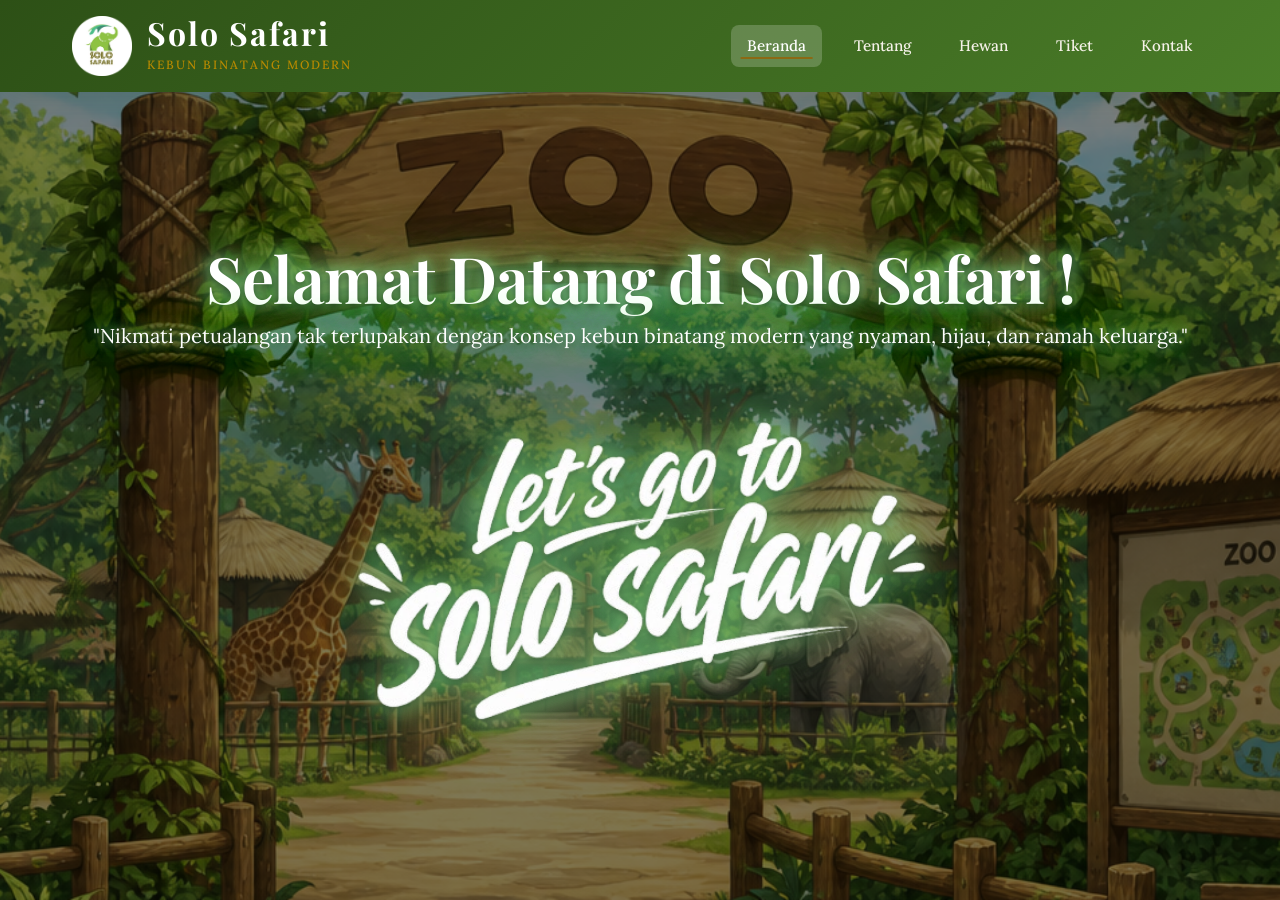
<file: WEB SOLO SAFARI/FRONTEND/index.html>
<!DOCTYPE html>
<html lang="id">
<head>
    <meta charset="UTF-8">
    <meta name="viewport" content="width=device-width, initial-scale=1.0">
    <title>Solo Safari - Kebun Binatang Modern di Kota Solo</title>
    <link rel="stylesheet" href="style.css">
    <link rel="preconnect" href="https://fonts.googleapis.com">
    <link rel="preconnect" href="https://fonts.gstatic.com" crossorigin>
    <link href="https://fonts.googleapis.com/css2?family=Playfair+Display:wght@600;700&family=Lora:wght@400;500&display=swap" rel="stylesheet">
    <link rel="icon" type="image/png" href="img/ICON GAJAH.jpeg">
</head>
<body>
     <!-- Header / Navbar -->
     <header class="header">
         <div class="container">
              <div class="nav-wrapper">
                 <div class="logo">
                     <img class="logo-img" src="img/FOTOGAJAH.png" alt="logo">
                        <div class="logo-text-wrapper">
                            <h1>Solo Safari</h1>
                            <span class="logo-subtitle">Kebun Binatang Modern</span>
                        </div>
                  </div>
                    <nav class="nav">   
                        <a href="index.html" class="nav-link active">Beranda</a>
                        <a href="tentang.html" class="nav-link">Tentang</a>
                        <a href="hewan.html" class="nav-link">Hewan</a>
                        <a href="tiket.html" class="nav-link">Tiket</a>
                        <a href="kontak.html" class="nav-link">Kontak</a>
                    </nav>
                </div>
            </div>
     </header>

        <!-- Hero Section -->
    <section id="beranda" class="hero">
        <div class="hero-overlay"></div>
        <div class="hero-content">
            <h2 class="hero-title">Selamat Datang di Solo Safari !</h2>
            <p class="hero-description">"Nikmati petualangan tak terlupakan dengan konsep kebun binatang modern yang nyaman, hijau, dan ramah keluarga."</p>
        <img class="ajakan-ayo" src="img/AJAKAN.png" alt="ayo">
        <div class="hero-pattern"></div>
    </section>
</body>
</html>
</file>
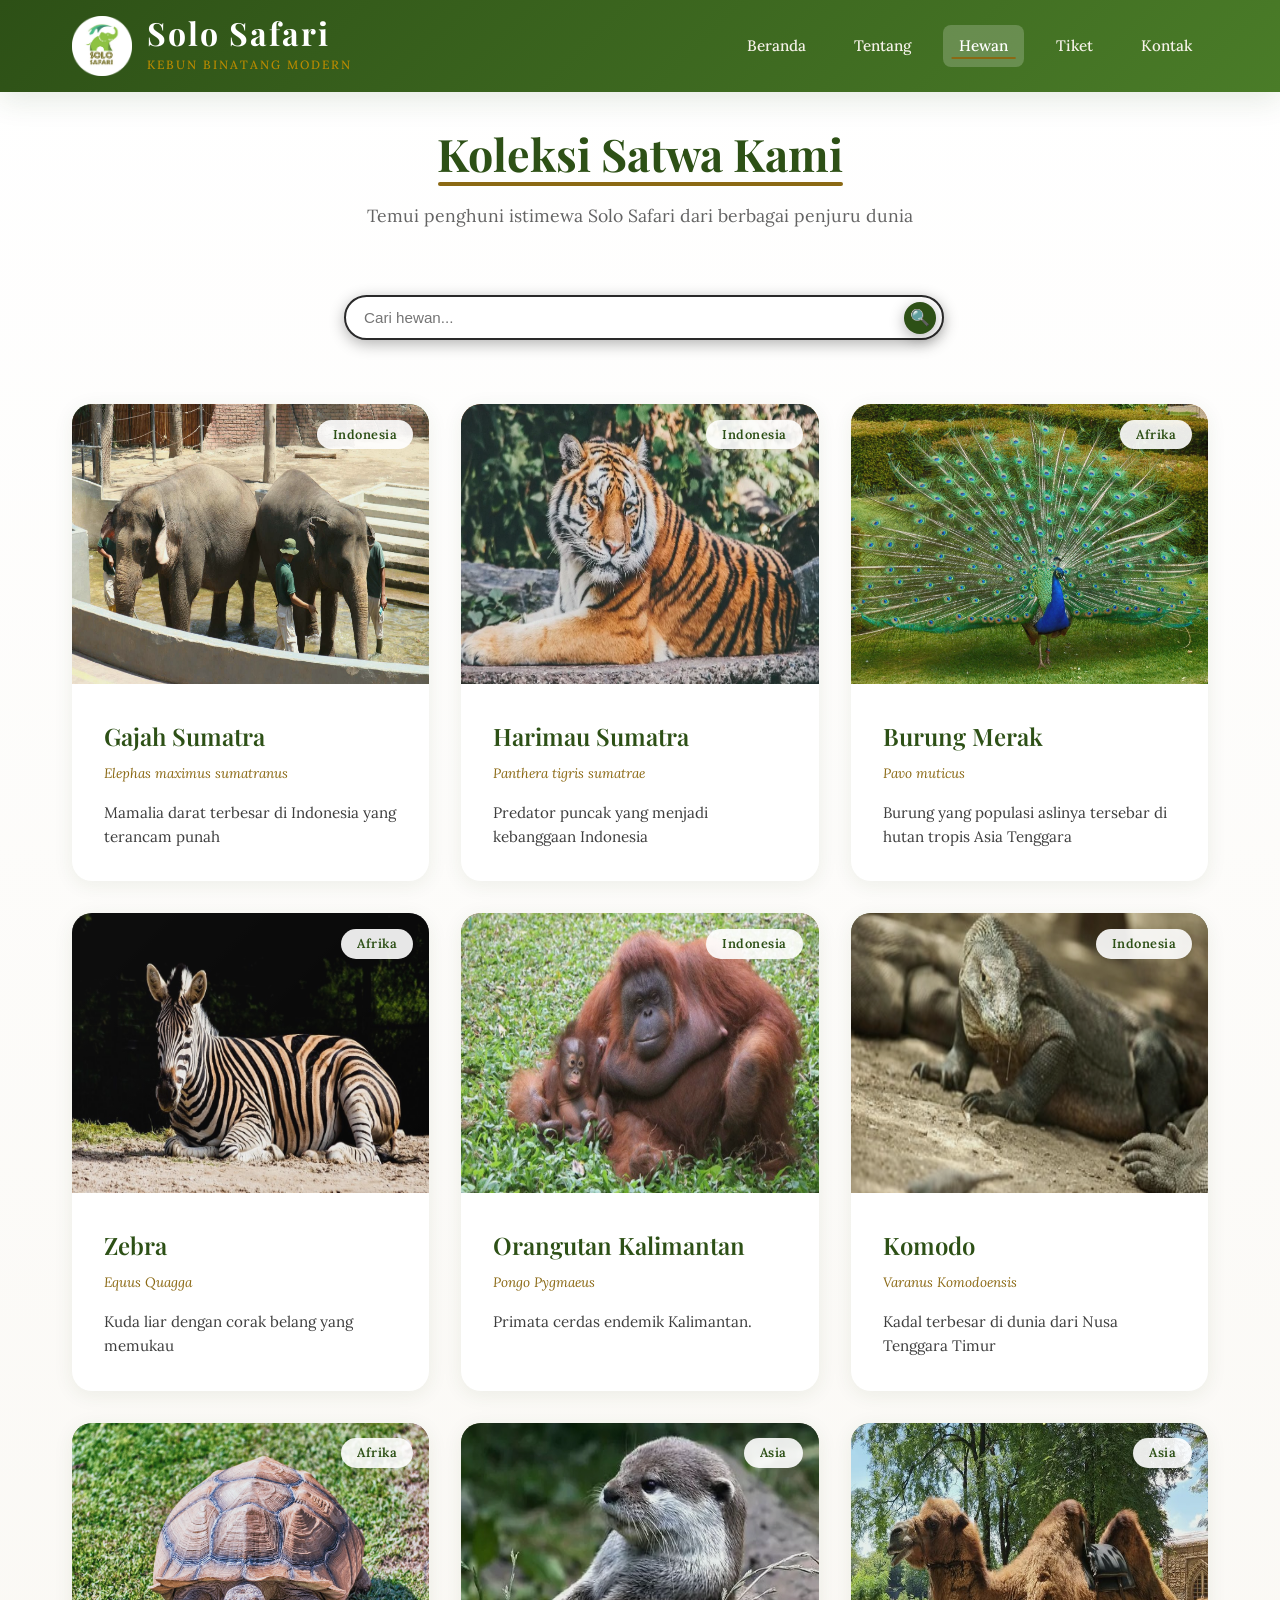
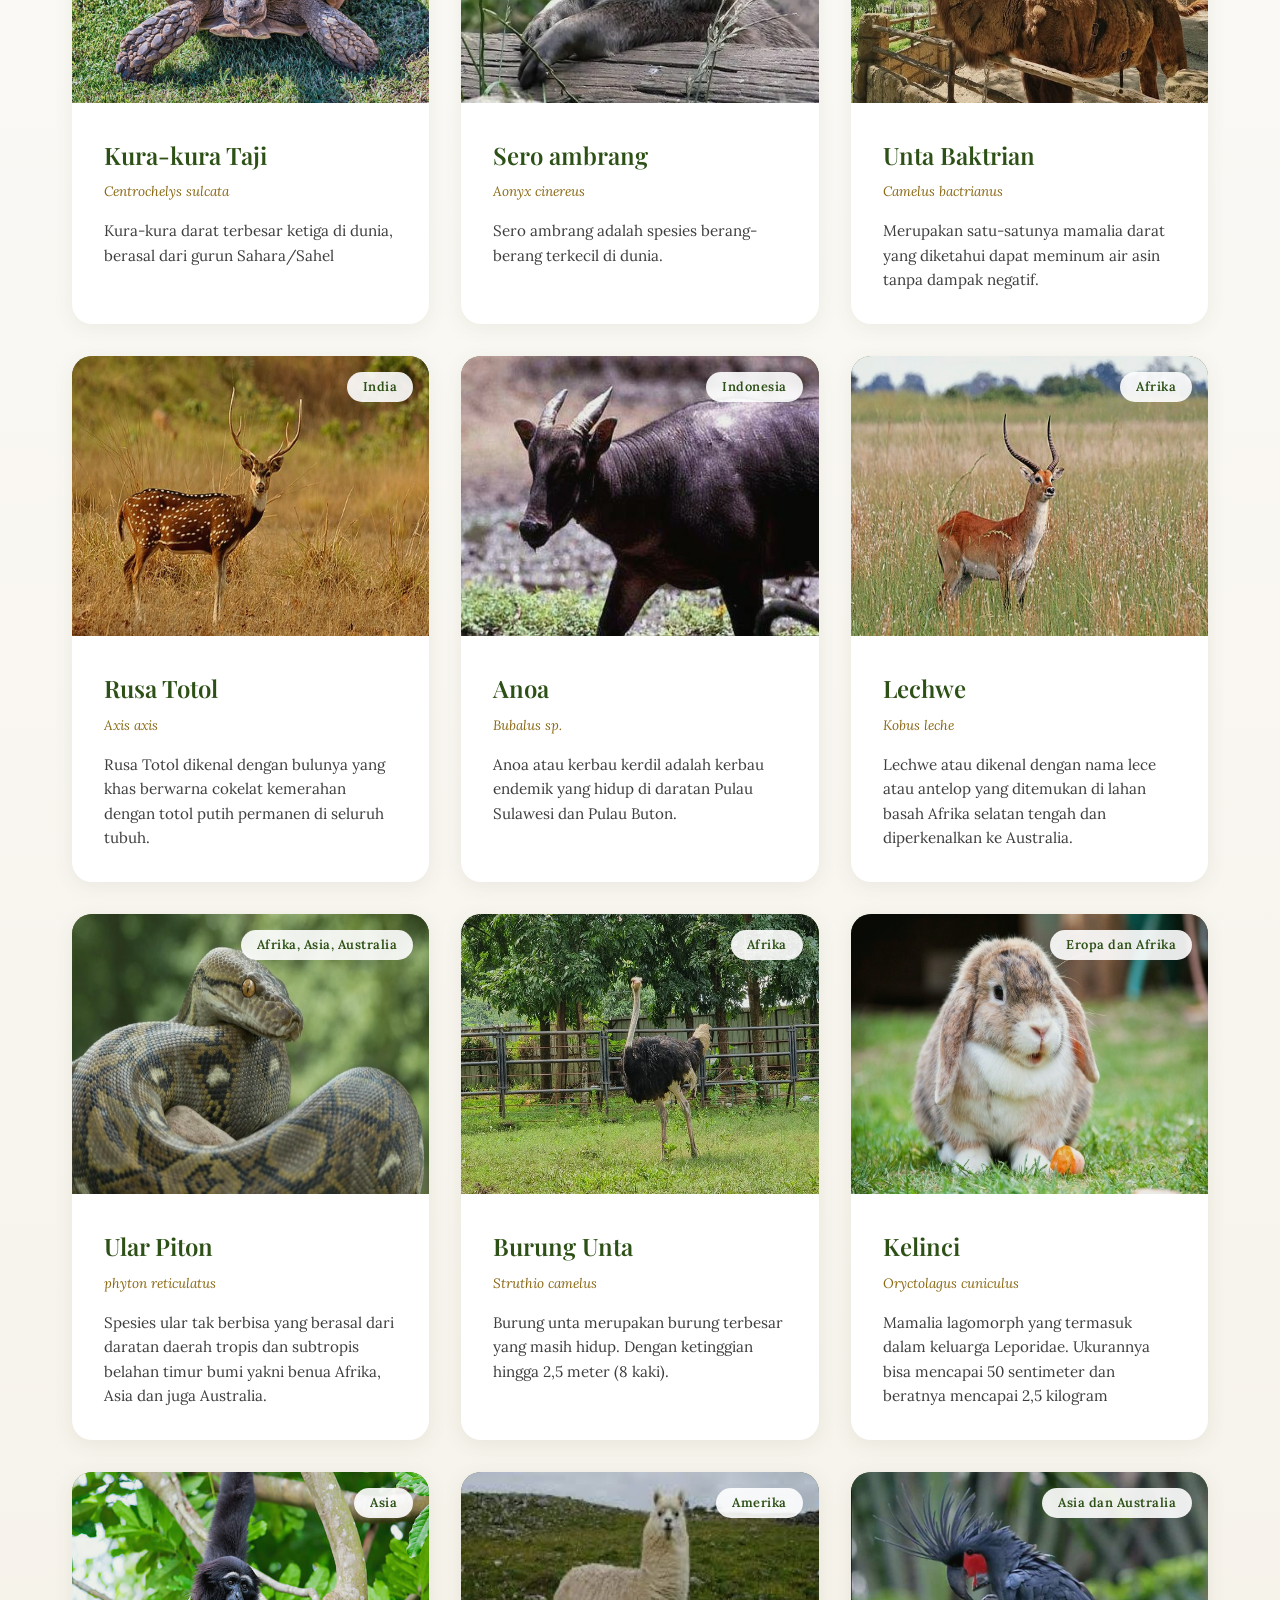
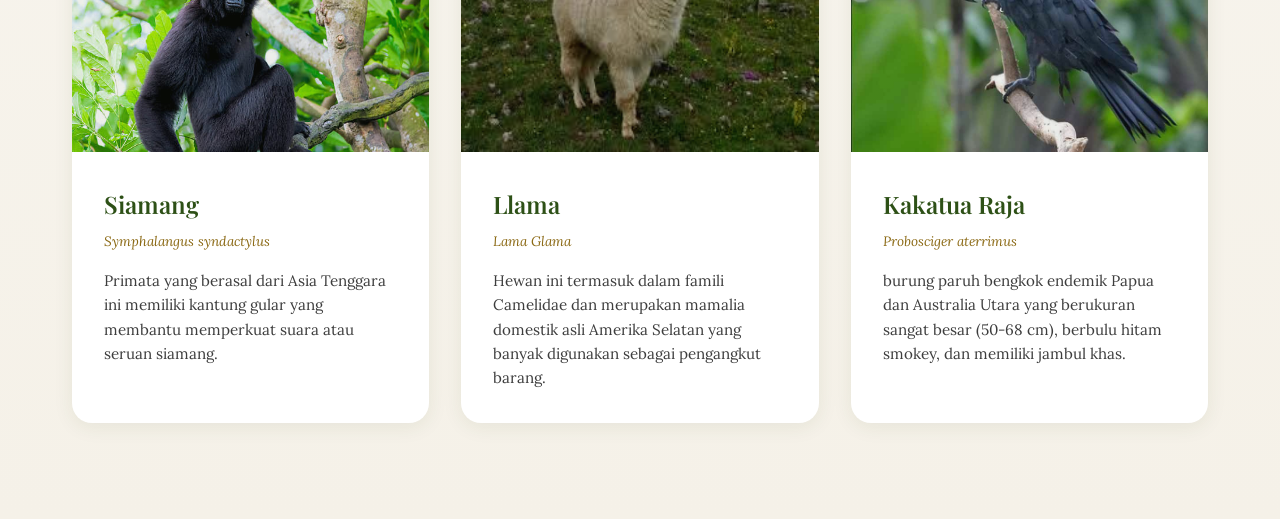
<file: WEB SOLO SAFARI/FRONTEND/hewan.html>
<!DOCTYPE html>
<html lang="id">
<head>
    <meta charset="UTF-8">
    <meta name="viewport" content="width=device-width, initial-scale=1.0">
    <title>Solo Safari - Kebun Binatang Modern di Kota Solo</title>
    <link rel="stylesheet" href="style.css">
    <link rel="preconnect" href="https://fonts.googleapis.com">
    <link rel="preconnect" href="https://fonts.gstatic.com" crossorigin>
    <link href="https://fonts.googleapis.com/css2?family=Playfair+Display:wght@600;700&family=Lora:wght@400;500&display=swap" rel="stylesheet">
    <link rel="icon" type="image/png" href="img/ICON GAJAH.jpeg">
</head>
<body>
     <!-- Header / Navbar -->
     <header class="header">
         <div class="container">
              <div class="nav-wrapper">
                 <div class="logo">
                     <img class="logo-img" src="img/FOTOGAJAH.png" alt="logo">
                        <div class="logo-text-wrapper">
                            <h1>Solo Safari</h1>
                            <span class="logo-subtitle">Kebun Binatang Modern</span>
                        </div>
                  </div>
                    <nav class="nav">   
                        <a href="index.html" class="nav-link">Beranda</a>
                        <a href="tentang.html" class="nav-link">Tentang</a>
                        <a href="hewan.html" class="nav-link active">Hewan</a>
                        <a href="tiket.html" class="nav-link">Tiket</a>
                        <a href="kontak.html" class="nav-link">Kontak</a>
                    </nav>
                </div>
            </div>
     </header>

   <!-- Galeri Hewan -->
    <section id="hewan" class="animals">
        <div class="container">
            <h2 class="section-title centered">Koleksi Satwa Kami</h2>
            <div class="title-accent centered"></div>
            <p class="section-subtitle">Temui penghuni istimewa Solo Safari dari berbagai penjuru dunia</p>
            
            <div class="search-box">
                <input type="text" placeholder="Cari hewan...">
                <button type="submit">🔍</button>
            </div>

            <div class="animals-grid">
                <div class="animal-card">
                    <div class="animal-image">
                        <div class="animal-placeholder gajah">
                            <img src="img/FOTO GAJAH.jpeg" class="animal-fotohewan"></img>
                        </div>
                        <div class="animal-overlay">
                            <span class="animal-region">Indonesia</span>
                        </div>
                    </div>
                    <div class="animal-info">
                        <h3 class="animal-name">Gajah Sumatra</h3>
                        <p class="animal-latin">Elephas maximus sumatranus</p>
                        <p class="animal-description">Mamalia darat terbesar di Indonesia yang terancam punah</p>
                    </div>
                </div>

                <div class="animal-card">
                    <div class="animal-image">
                        <div class="animal-placeholder harimau">
                            <img src="img/FOTOMACAM.jpeg" class="animal-fotohewan">🐅</img>
                        </div>
                        <div class="animal-overlay">
                            <span class="animal-region">Indonesia</span>
                        </div>
                    </div>
                    <div class="animal-info">
                        <h3 class="animal-name">Harimau Sumatra</h3>
                        <p class="animal-latin">Panthera tigris sumatrae</p>
                        <p class="animal-description">Predator puncak yang menjadi kebanggaan Indonesia</p>
                    </div>
                </div>

                <div class="animal-card">
                    <div class="animal-image">
                        <div class="animal-placeholder jerapah">
                            <img src="img/FOTOMERAK.jpeg" class="animal-fotohewan">🐅</img>
                        </div>
                        <div class="animal-overlay">
                            <span class="animal-region">Afrika</span>
                        </div>
                    </div>
                    <div class="animal-info">
                        <h3 class="animal-name">Burung Merak</h3>
                        <p class="animal-latin">Pavo muticus</p>
                        <p class="animal-description">Burung yang populasi aslinya tersebar di hutan tropis Asia Tenggara</p>
                    </div>
                </div>
 
                <div class="animal-card">
                    <div class="animal-image">
                        <div class="animal-placeholder zebra">
                            <img src="img/FOTOZEBRA.jpeg" class="animal-fotohewan">🐅</img>
                        </div>
                        <div class="animal-overlay">
                            <span class="animal-region">Afrika</span>
                        </div>
                    </div>
                    <div class="animal-info">
                        <h3 class="animal-name">Zebra</h3>
                        <p class="animal-latin">Equus</Q> Quagga</p>
                        <p class="animal-description">Kuda liar dengan corak belang yang memukau</p>
                    </div>
                </div>

                <div class="animal-card">
                    <div class="animal-image">
                        <div class="animal-placeholder orangutan">
                            <img src="img/FOTO ORANGUTAN.jpg" class="animal-fotohewan">🐅</img>
                        </div>
                        <div class="animal-overlay">
                            <span class="animal-region">Indonesia</span>
                        </div>
                    </div>
                    <div class="animal-info">
                        <h3 class="animal-name">Orangutan Kalimantan</h3>
                        <p class="animal-latin">Pongo Pygmaeus</p>
                        <p class="animal-description">Primata cerdas endemik Kalimantan.</p>
                    </div>
                </div>

                <div class="animal-card">
                    <div class="animal-image">
                        <div class="animal-placeholder komodo">
                            <img src="img/FOTOKOMODO.jpeg" class="animal-fotokomodo"></img>
                        </div>
                        <div class="animal-overlay">
                            <span class="animal-region">Indonesia</span>
                        </div>
                    </div>
                    <div class="animal-info">
                        <h3 class="animal-name">Komodo</h3>
                        <p class="animal-latin">Varanus Komodoensis</p>
                        <p class="animal-description">Kadal terbesar di dunia dari Nusa Tenggara Timur</p>
                    </div>
                </div>

                <div class="animal-card">
                    <div class="animal-image">
                        <div class="animal-placeholder Kura-kura">
                           <img src="img/FOTOPENYU.jpeg" class="animal-fotopenyu"></img>
                        </div>
                        <div class="animal-overlay">
                            <span class="animal-region">Afrika</span>
                        </div>
                    </div>
                    <div class="animal-info">
                        <h3 class="animal-name">Kura-kura Taji</h3>
                        <p class="animal-latin">Centrochelys sulcata</p>
                        <p class="animal-description">Kura-kura darat terbesar ketiga di dunia, berasal dari gurun Sahara/Sahel</p>
                    </div>
                </div>

                <div class="animal-card">
                    <div class="animal-image">
                        <div class="animal-placeholder berang">
                           <img src="img/FOTOBERANG.jpeg" class="animal-fotoberang"></img>
                        </div>
                        <div class="animal-overlay">
                            <span class="animal-region">Asia</span>
                        </div>
                    </div>
                    <div class="animal-info">
                        <h3 class="animal-name">Sero ambrang</h3>
                        <p class="animal-latin">Aonyx cinereus</p>
                        <p class="animal-description">Sero ambrang adalah spesies berang-berang terkecil di dunia.</p>
                    </div>
                </div>

                <div class="animal-card">
                    <div class="animal-image">
                        <div class="animal-placeholder berang">
                           <img src="img/FOTOUNTA.jpeg" class="animal-fotounta"></img>
                        </div>
                        <div class="animal-overlay">
                            <span class="animal-region">Asia</span>
                        </div>
                    </div>
                    <div class="animal-info">
                        <h3 class="animal-name">Unta Baktrian</h3>
                        <p class="animal-latin">Camelus bactrianus</p>
                        <p class="animal-description"> Merupakan satu-satunya mamalia darat yang diketahui dapat meminum air asin tanpa dampak negatif.</p>
                    </div>
                </div>

                <div class="animal-card">
                    <div class="animal-image">
                        <div class="animal-placeholder berang">
                           <img src="img/rusa jantan.JPG" class="animal-fotohewan"></img>
                        </div>
                        <div class="animal-overlay">
                            <span class="animal-region">India</span>
                        </div>
                    </div>
                    <div class="animal-info">
                        <h3 class="animal-name">Rusa Totol</h3>
                        <p class="animal-latin">Axis axis</p>
                        <p class="animal-description">Rusa Totol dikenal dengan bulunya yang khas berwarna cokelat kemerahan dengan totol putih permanen di seluruh tubuh.</p>
                    </div>
                </div>

                 <div class="animal-card">
                    <div class="animal-image">
                        <div class="animal-placeholder berang">
                           <img src="img/Anoa.jpg" class="animal-fotohewan"></img>
                        </div>
                        <div class="animal-overlay">
                            <span class="animal-region">Indonesia</span>
                        </div>
                    </div>
                    <div class="animal-info">
                        <h3 class="animal-name">Anoa</h3>
                        <p class="animal-latin">Bubalus sp.</p>
                        <p class="animal-description">Anoa atau kerbau kerdil adalah kerbau endemik yang hidup di daratan Pulau Sulawesi dan Pulau Buton.</p>
                    </div>
                </div>

                <div class="animal-card">
                    <div class="animal-image">
                        <div class="animal-placeholder berang">
                           <img src="img/lechwe.jpg" class="animal-fotohewan"></img>
                        </div>
                        <div class="animal-overlay">
                            <span class="animal-region">Afrika</span>
                        </div>
                    </div>
                    <div class="animal-info">
                        <h3 class="animal-name">Lechwe</h3>
                        <p class="animal-latin">Kobus leche</p>
                        <p class="animal-description">Lechwe atau dikenal dengan nama lece atau antelop yang ditemukan di lahan basah Afrika selatan tengah dan diperkenalkan ke Australia.</p>
                    </div>
                </div>

                <div class="animal-card">
                    <div class="animal-image">
                        <div class="animal-placeholder berang">
                           <img src="img/ular piton.jpg" class="animal-fotohewan"></img>
                        </div>
                        <div class="animal-overlay">
                            <span class="animal-region">Afrika, Asia, Australia</span>
                        </div>
                    </div>
                    <div class="animal-info">
                        <h3 class="animal-name">Ular Piton</h3>
                        <p class="animal-latin">phyton reticulatus</p>
                        <p class="animal-description">Spesies ular tak berbisa yang berasal dari daratan daerah tropis dan subtropis belahan timur bumi yakni benua Afrika, Asia dan juga Australia.</p>
                    </div>
                </div>

                 <div class="animal-card">
                    <div class="animal-image">
                        <div class="animal-placeholder berang">
                           <img src="img/burung unta.jpg" class="animal-fotohewan"></img>
                        </div>
                        <div class="animal-overlay">
                            <span class="animal-region">Afrika</span>
                        </div>
                    </div>
                    <div class="animal-info">
                        <h3 class="animal-name">Burung Unta</h3>
                        <p class="animal-latin">Struthio camelus</p>
                        <p class="animal-description">Burung unta merupakan burung terbesar yang masih hidup. Dengan ketinggian hingga 2,5 meter (8 kaki).</p>
                    </div>
                </div>

                <div class="animal-card">
                    <div class="animal-image">
                        <div class="animal-placeholder berang">
                           <img src="img/kelinci.jpg" class="animal-fotohewan"></img>
                        </div>
                        <div class="animal-overlay">
                            <span class="animal-region"> Eropa dan Afrika</span>
                        </div>
                    </div>
                    <div class="animal-info">
                        <h3 class="animal-name">Kelinci</h3>
                        <p class="animal-latin">Oryctolagus cuniculus</p>
                        <p class="animal-description">Mamalia lagomorph yang termasuk dalam keluarga Leporidae. Ukurannya bisa mencapai 50 sentimeter dan beratnya mencapai 2,5 kilogram</p>
                    </div>
                </div>

                <div class="animal-card">
                    <div class="animal-image">
                        <div class="animal-placeholder berang">
                           <img src="img/siamang.jpg" class="animal-fotohewan"></img>
                        </div>
                        <div class="animal-overlay">
                            <span class="animal-region"> Asia</span>
                        </div>
                    </div>
                    <div class="animal-info">
                        <h3 class="animal-name">Siamang</h3>
                        <p class="animal-latin">Symphalangus syndactylus</p>
                        <p class="animal-description">Primata yang berasal dari Asia Tenggara ini memiliki kantung gular yang membantu memperkuat suara atau seruan siamang.</p>
                    </div>
                </div>

                <div class="animal-card">
                    <div class="animal-image">
                        <div class="animal-placeholder berang">
                           <img src="img/FOTO ILAMA.jpg" class="animal-fotohewan"></img>
                        </div>
                        <div class="animal-overlay">
                            <span class="animal-region">Amerika</span>
                        </div>
                    </div>
                    <div class="animal-info">
                        <h3 class="animal-name">Llama</h3>
                        <p class="animal-latin">Lama Glama</p>
                        <p class="animal-description">Hewan ini termasuk dalam famili Camelidae dan merupakan mamalia domestik asli Amerika Selatan yang banyak digunakan sebagai pengangkut barang.</p>
                    </div>
                </div>

                <div class="animal-card">
                    <div class="animal-image">
                        <div class="animal-placeholder berang">
                           <img src="img/FOTO KAKATUARAJA.jpg" class="animal-fotohewan"></img>
                        </div>
                        <div class="animal-overlay">
                            <span class="animal-region"> Asia dan Australia</span>
                        </div>
                    </div>
                    <div class="animal-info">
                        <h3 class="animal-name">Kakatua Raja</h3>
                        <p class="animal-latin">Probosciger aterrimus</p>
                        <p class="animal-description">burung paruh bengkok endemik Papua dan Australia Utara yang berukuran sangat besar (50-68 cm), berbulu hitam smokey, dan memiliki jambul khas.</p>
                    </div>
                </div>
            </div>
        </div>
    </section>
</body>
</html>
</file>
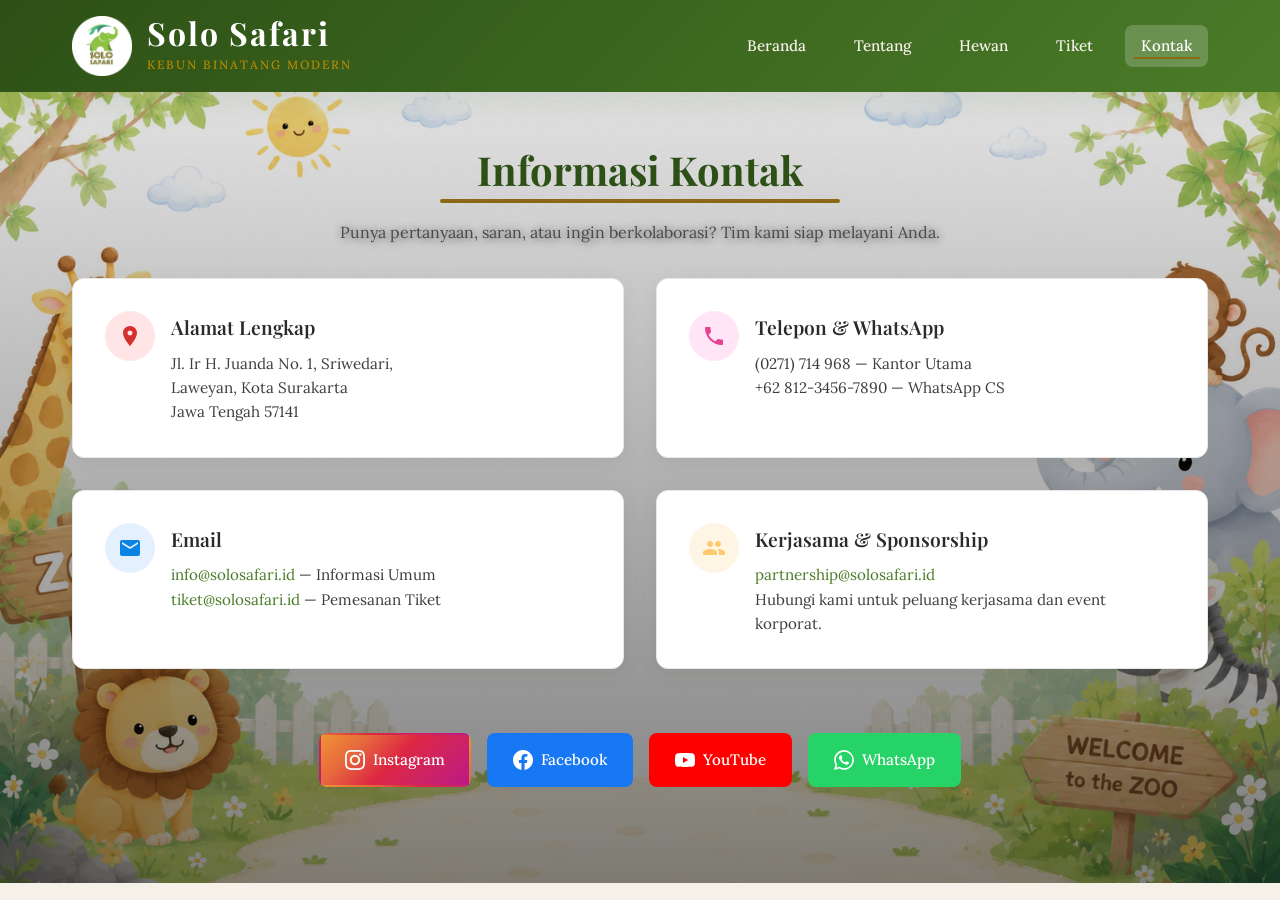
<file: WEB SOLO SAFARI/FRONTEND/kontak.html>
<!DOCTYPE html>
<html lang="id">
<head>
    <meta charset="UTF-8">
    <meta name="viewport" content="width=device-width, initial-scale=1.0">
    <title>Solo Safari - Kebun Binatang Modern di Kota Solo</title>
    <link rel="stylesheet" href="style.css">
    <link rel="preconnect" href="https://fonts.googleapis.com">
    <link rel="preconnect" href="https://fonts.gstatic.com" crossorigin>
    <link href="https://fonts.googleapis.com/css2?family=Playfair+Display:wght@600;700&family=Lora:wght@400;500&display=swap" rel="stylesheet">
    <link rel="icon" type="image/png" href="img/ICON GAJAH.jpeg">
</head>
<body>
    <!-- Header / Navbar -->
    <header class="header">
         <div class="container">
              <div class="nav-wrapper">
                 <div class="logo">
                     <img class="logo-img" src="img/FOTOGAJAH.png" alt="logo">
                        <div class="logo-text-wrapper">
                            <h1>Solo Safari</h1>
                            <span class="logo-subtitle">Kebun Binatang Modern</span>
                        </div>
                  </div>
                    <nav class="nav">   
                        <a href="index.html" class="nav-link">Beranda</a>
                        <a href="tentang.html" class="nav-link">Tentang</a>
                        <a href="hewan.html" class="nav-link">Hewan</a>
                        <a href="tiket.html" class="nav-link">Tiket</a>
                        <a href="kontak.html" class="nav-link active">Kontak</a>
                    </nav>
                </div>
            </div>
    </header>

    <!-- Kontak Section -->
    <section class="contact-section">
        <div class="container">
            <h2 class="section-title">Informasi Kontak</h2>
            <div class="title-accent"></div>
            <p class="section-subtitle">Punya pertanyaan, saran, atau ingin berkolaborasi? Tim kami siap melayani Anda.</p>

            <div class="contact-grid">
                <!-- Alamat -->
                <div class="contact-card">
                    <div class="contact-icon address-icon">
                        <svg width="24" height="24" viewBox="0 0 24 24" fill="none">
                            <path d="M12 2C8.13 2 5 5.13 5 9c0 5.25 7 13 7 13s7-7.75 7-13c0-3.87-3.13-7-7-7zm0 9.5c-1.38 0-2.5-1.12-2.5-2.5s1.12-2.5 2.5-2.5 2.5 1.12 2.5 2.5-1.12 2.5-2.5 2.5z" fill="currentColor"/>
                        </svg>
                    </div>
                    <div class="contact-content">
                        <h3>Alamat Lengkap</h3>
                        <p>Jl. Ir H. Juanda No. 1, Sriwedari,<br>
                        Laweyan, Kota Surakarta<br>
                        Jawa Tengah 57141</p>
                    </div>
                </div>

                <!-- Telepon & WhatsApp -->
                <div class="contact-card">
                    <div class="contact-icon phone-icon">
                        <svg width="24" height="24" viewBox="0 0 24 24" fill="none">
                            <path d="M6.62 10.79c1.44 2.83 3.76 5.14 6.59 6.59l2.2-2.2c.27-.27.67-.36 1.02-.24 1.12.37 2.33.57 3.57.57.55 0 1 .45 1 1V20c0 .55-.45 1-1 1-9.39 0-17-7.61-17-17 0-.55.45-1 1-1h3.5c.55 0 1 .45 1 1 0 1.25.2 2.45.57 3.57.11.35.03.74-.25 1.02l-2.2 2.2z" fill="currentColor"/>
                        </svg>
                    </div>
                    <div class="contact-content">
                        <h3>Telepon & WhatsApp</h3>
                        <p>(0271) 714 968 — Kantor Utama<br>
                        +62 812-3456-7890 — WhatsApp CS</p>
                    </div>
                </div>

                <!-- Email -->
                <div class="contact-card">
                    <div class="contact-icon email-icon">
                        <svg width="24" height="24" viewBox="0 0 24 24" fill="none">
                            <path d="M20 4H4c-1.1 0-1.99.9-1.99 2L2 18c0 1.1.9 2 2 2h16c1.1 0 2-.9 2-2V6c0-1.1-.9-2-2-2zm0 4l-8 5-8-5V6l8 5 8-5v2z" fill="currentColor"/>
                        </svg>
                    </div>
                    <div class="contact-content">
                        <h3>Email</h3>
                        <p><a href="mailto:info@solosafari.id">info@solosafari.id</a> — Informasi Umum<br>
                        <a href="mailto:tiket@solosafari.id">tiket@solosafari.id</a> — Pemesanan Tiket</p>
                    </div>
                </div>

                <!-- Kerjasama & Sponsorship -->
                <div class="contact-card">
                    <div class="contact-icon partnership-icon">
                        <svg width="24" height="24" viewBox="0 0 24 24" fill="none">
                            <path d="M16 11c1.66 0 2.99-1.34 2.99-3S17.66 5 16 5c-1.66 0-3 1.34-3 3s1.34 3 3 3zm-8 0c1.66 0 2.99-1.34 2.99-3S9.66 5 8 5C6.34 5 5 6.34 5 8s1.34 3 3 3zm0 2c-2.33 0-7 1.17-7 3.5V19h14v-2.5c0-2.33-4.67-3.5-7-3.5zm8 0c-.29 0-.62.02-.97.05 1.16.84 1.97 1.97 1.97 3.45V19h6v-2.5c0-2.33-4.67-3.5-7-3.5z" fill="currentColor"/>
                        </svg>
                    </div>
                    <div class="contact-content">
                        <h3>Kerjasama & Sponsorship</h3>
                        <p><a href="mailto:partnership@solosafari.id">partnership@solosafari.id</a><br>
                        Hubungi kami untuk peluang kerjasama dan event korporat.</p>
                    </div>
                </div>
            </div>

            <!-- Social Media Buttons -->
            <div class="social-media">
                <a href="#" class="social-btn instagram-btn">
                    <svg width="20" height="20" viewBox="0 0 24 24" fill="currentColor">
                        <path d="M12 2.163c3.204 0 3.584.012 4.85.07 3.252.148 4.771 1.691 4.919 4.919.058 1.265.069 1.645.069 4.849 0 3.205-.012 3.584-.069 4.849-.149 3.225-1.664 4.771-4.919 4.919-1.266.058-1.644.07-4.85.07-3.204 0-3.584-.012-4.849-.07-3.26-.149-4.771-1.699-4.919-4.92-.058-1.265-.07-1.644-.07-4.849 0-3.204.013-3.583.07-4.849.149-3.227 1.664-4.771 4.919-4.919 1.266-.057 1.645-.069 4.849-.069zm0-2.163c-3.259 0-3.667.014-4.947.072-4.358.2-6.78 2.618-6.98 6.98-.059 1.281-.073 1.689-.073 4.948 0 3.259.014 3.668.072 4.948.2 4.358 2.618 6.78 6.98 6.98 1.281.058 1.689.072 4.948.072 3.259 0 3.668-.014 4.948-.072 4.354-.2 6.782-2.618 6.979-6.98.059-1.28.073-1.689.073-4.948 0-3.259-.014-3.667-.072-4.947-.196-4.354-2.617-6.78-6.979-6.98-1.281-.059-1.69-.073-4.949-.073zm0 5.838c-3.403 0-6.162 2.759-6.162 6.162s2.759 6.163 6.162 6.163 6.162-2.759 6.162-6.163c0-3.403-2.759-6.162-6.162-6.162zm0 10.162c-2.209 0-4-1.79-4-4 0-2.209 1.791-4 4-4s4 1.791 4 4c0 2.21-1.791 4-4 4zm6.406-11.845c-.796 0-1.441.645-1.441 1.44s.645 1.44 1.441 1.44c.795 0 1.439-.645 1.439-1.44s-.644-1.44-1.439-1.44z"/>
                    </svg>
                    Instagram
                </a>
                <a href="#" class="social-btn facebook-btn">
                    <svg width="20" height="20" viewBox="0 0 24 24" fill="currentColor">
                        <path d="M24 12.073c0-6.627-5.373-12-12-12s-12 5.373-12 12c0 5.99 4.388 10.954 10.125 11.854v-8.385H7.078v-3.47h3.047V9.43c0-3.007 1.792-4.669 4.533-4.669 1.312 0 2.686.235 2.686.235v2.953H15.83c-1.491 0-1.956.925-1.956 1.874v2.25h3.328l-.532 3.47h-2.796v8.385C19.612 23.027 24 18.062 24 12.073z"/>
                    </svg>
                    Facebook
                </a>
                <a href="#" class="social-btn youtube-btn">
                    <svg width="20" height="20" viewBox="0 0 24 24" fill="currentColor">
                        <path d="M23.498 6.186a3.016 3.016 0 0 0-2.122-2.136C19.505 3.545 12 3.545 12 3.545s-7.505 0-9.377.505A3.017 3.017 0 0 0 .502 6.186C0 8.07 0 12 0 12s0 3.93.502 5.814a3.016 3.016 0 0 0 2.122 2.136c1.871.505 9.376.505 9.376.505s7.505 0 9.377-.505a3.015 3.015 0 0 0 2.122-2.136C24 15.93 24 12 24 12s0-3.93-.502-5.814zM9.545 15.568V8.432L15.818 12l-6.273 3.568z"/>
                    </svg>
                    YouTube
                </a>
                <a href="#" class="social-btn whatsapp-btn">
                    <svg width="20" height="20" viewBox="0 0 24 24" fill="currentColor">
                        <path d="M17.472 14.382c-.297-.149-1.758-.867-2.03-.967-.273-.099-.471-.148-.67.15-.197.297-.767.966-.94 1.164-.173.199-.347.223-.644.075-.297-.15-1.255-.463-2.39-1.475-.883-.788-1.48-1.761-1.653-2.059-.173-.297-.018-.458.13-.606.134-.133.298-.347.446-.52.149-.174.198-.298.298-.497.099-.198.05-.371-.025-.52-.075-.149-.669-1.612-.916-2.207-.242-.579-.487-.5-.669-.51-.173-.008-.371-.01-.57-.01-.198 0-.52.074-.792.372-.272.297-1.04 1.016-1.04 2.479 0 1.462 1.065 2.875 1.213 3.074.149.198 2.096 3.2 5.077 4.487.709.306 1.262.489 1.694.625.712.227 1.36.195 1.871.118.571-.085 1.758-.719 2.006-1.413.248-.694.248-1.289.173-1.413-.074-.124-.272-.198-.57-.347m-5.421 7.403h-.004a9.87 9.87 0 01-5.031-1.378l-.361-.214-3.741.982.998-3.648-.235-.374a9.86 9.86 0 01-1.51-5.26c.001-5.45 4.436-9.884 9.888-9.884 2.64 0 5.122 1.03 6.988 2.898a9.825 9.825 0 012.893 6.994c-.003 5.45-4.437 9.884-9.885 9.884m8.413-18.297A11.815 11.815 0 0012.05 0C5.495 0 .16 5.335.157 11.892c0 2.096.547 4.142 1.588 5.945L.057 24l6.305-1.654a11.882 11.882 0 005.683 1.448h.005c6.554 0 11.89-5.335 11.893-11.893a11.821 11.821 0 00-3.48-8.413Z"/>
                    </svg>
                    WhatsApp
                </a>
            </div>
        </div>
    </section>
</body>
</html>
</file>
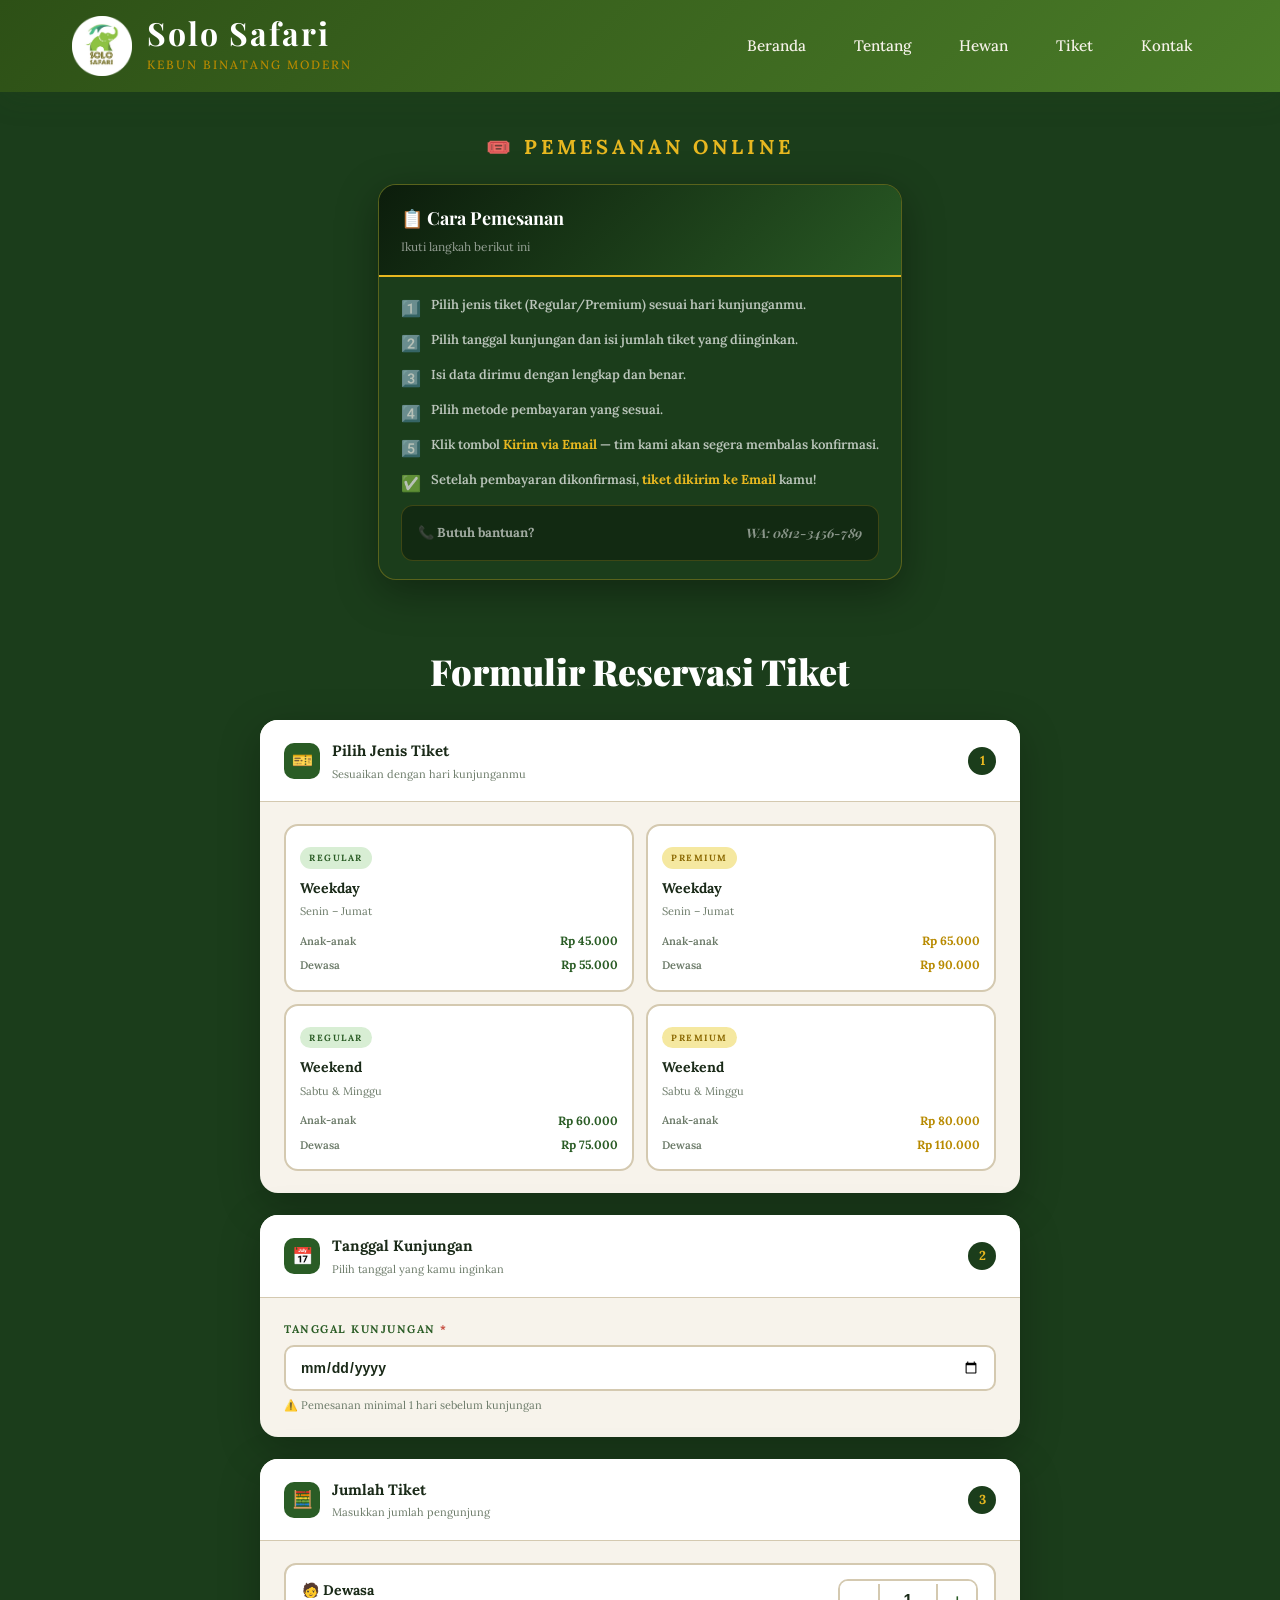
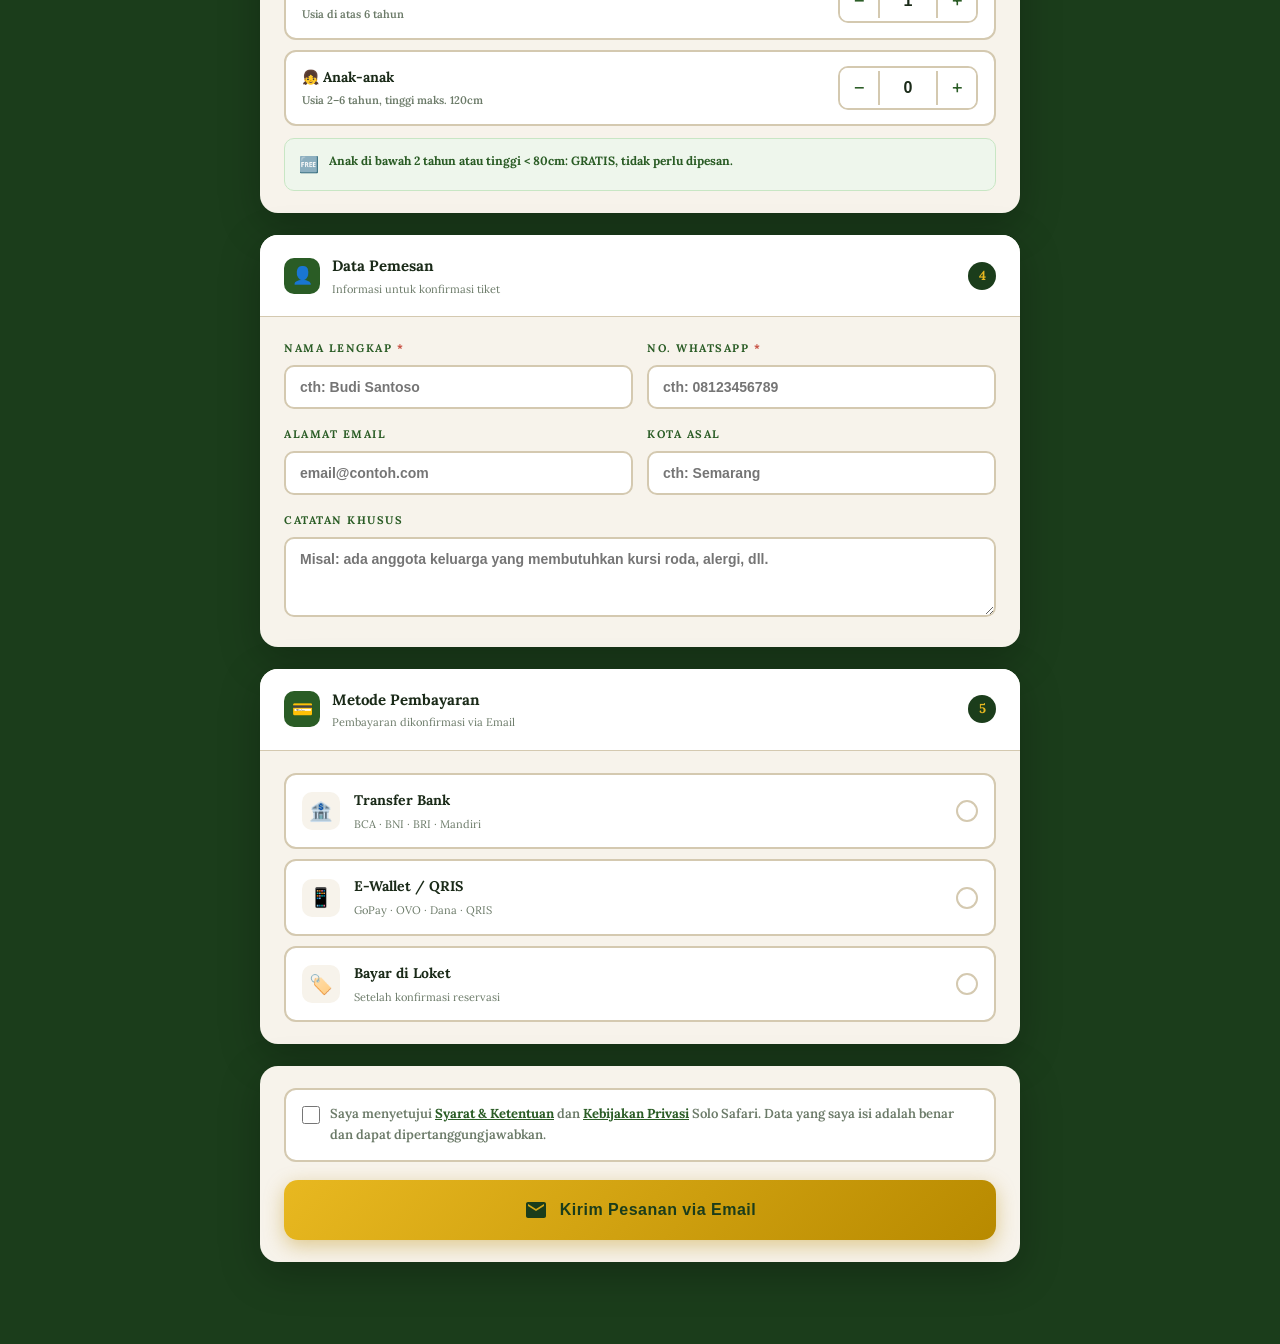
<file: WEB SOLO SAFARI/FRONTEND/pemesanantiket.html>
<!DOCTYPE html>
<html lang="id">
<head>
    <meta charset="UTF-8">
    <meta name="viewport" content="width=device-width, initial-scale=1.0">
    <title>Solo Safari - Kebun Binatang Modern di Kota Solo</title>
    <link rel="stylesheet" href="style.css">
    <link rel="preconnect" href="https://fonts.googleapis.com">
    <link rel="preconnect" href="https://fonts.gstatic.com" crossorigin>
    <link href="https://fonts.googleapis.com/css2?family=Playfair+Display:wght@600;700&family=Lora:wght@400;500&display=swap" rel="stylesheet">
    <link rel="icon" type="image/png" href="img/ICON GAJAH.jpeg">
  </head>
<body>
     <!-- Header / Navbar -->
     <header class="header">
         <div class="container">
              <div class="nav-wrapper">
                 <div class="logo">
                     <img class="logo-img" src="img/FOTOGAJAH.png" alt="logo">
                        <div class="logo-text-wrapper">
                            <h1>Solo Safari</h1>
                            <span class="logo-subtitle">Kebun Binatang Modern</span>
                        </div>
                  </div>
                    <nav class="nav">   
                        <a href="index.html" class="nav-link">Beranda</a>
                        <a href="tentang.html" class="nav-link">Tentang</a>
                        <a href="hewan.html" class="nav-link">Hewan</a>
                        <a href="tiket.html" class="nav-link">Tiket</a>
                        <a href="kontak.html" class="nav-link">Kontak</a>
                    </nav>
                </div>
            </div>
     </header>

     <section class="containerutama">
        <!-- ===== TITLE ===== -->
        <div class="heri">
          <div class="kecil">🎟️ Pemesanan Online</div>
        </div>

        <!-- INFO SAMPING -->
          <div class="kartu-ringkasan">
            <div class="ringkasan-header">
              <h3>📋 Cara Pemesanan</h3>
              <p>Ikuti langkah berikut ini</p>
            </div>
            <div class="ringkasan-isi">
              <div class="panduan-list">
                <div class="panduan-item">
                  <span class="panduan-ikon">1️⃣</span>
                  <span>Pilih jenis tiket (Regular/Premium) sesuai hari kunjunganmu.</span>
                </div>
                <div class="panduan-item">
                  <span class="panduan-ikon">2️⃣</span>
                  <span>Pilih tanggal kunjungan dan isi jumlah tiket yang diinginkan.</span>
                </div>
                <div class="panduan-item">
                  <span class="panduan-ikon">3️⃣</span>
                  <span>Isi data dirimu dengan lengkap dan benar.</span>
                </div>
                <div class="panduan-item">
                  <span class="panduan-ikon">4️⃣</span>
                  <span>Pilih metode pembayaran yang sesuai.</span>
                </div>
                <div class="panduan-item">
                  <span class="panduan-ikon">5️⃣</span>
                  <span>Klik tombol <strong style="color:var(--emas);">Kirim via Email</strong> — tim kami akan segera membalas konfirmasi.</span>
                </div>
                <div class="panduan-item">
                  <span class="panduan-ikon">✅</span>
                  <span>Setelah pembayaran dikonfirmasi, <strong style="color:var(--emas);">tiket dikirim ke Email</strong> kamu!</span>
                </div>
              </div>
              <div class="total-box">
                <span class="label-total">📞 Butuh bantuan?</span>
                <span class="angka-total">WA: 0812-3456-789</span>
              </div>
            </div>
          </div>

        <div class="heri">  
          <h2>Formulir Reservasi Tiket</h2>
        </div>
        <!-- ===== KONTEN UTAMA ===== -->
        <div class="konten">
          <!-- FORM -->
          <form action="mailto:tiket@solosafari.id" method="get" enctype="text/plain">
            <input type="hidden" name="subject" value="Pemesanan Tiket">

            <!-- 1. JENIS TIKET -->
            <div class="kartu kartu-1">
              <div class="kartu-header">
                <div class="ikon-section">🎫</div>
                <div>
                  <h3>Pilih Jenis Tiket</h3>
                  <p>Sesuaikan dengan hari kunjunganmu</p>
                </div>
                <div class="nomor-urut">1</div>
              </div>
              <div class="kartu-isi">
                <div class="grid-tiket">

                  <div class="opsi-tiket regular">
                    <input type="radio" name="jenis_tiket" id="t1" value="Regular Weekday – Anak Rp45.000 / Dewasa Rp55.000" required>
                    <label class="label-tiket" for="t1">
                      <div class="badge">Regular</div>
                      <div class="nama-tiket">Weekday</div>
                      <div class="hari-tiket">Senin – Jumat</div>
                      <div class="harga-list">
                        <div class="baris-harga"><span>Anak-anak</span><strong>Rp 45.000</strong></div>
                        <div class="baris-harga"><span>Dewasa</span><strong>Rp 55.000</strong></div>
                      </div>
                    </label>
                    <div class="ceklis">✓</div>
                  </div>

                  <div class="opsi-tiket premium">
                    <input type="radio" name="jenis_tiket" id="t2" value="Premium Weekday – Anak Rp75.000 / Dewasa Rp90.000">
                    <label class="label-tiket" for="t2">
                      <div class="badge">Premium</div>
                      <div class="nama-tiket">Weekday</div>
                      <div class="hari-tiket">Senin – Jumat</div>
                      <div class="harga-list">
                        <div class="baris-harga"><span>Anak-anak</span><strong>Rp 65.000</strong></div>
                        <div class="baris-harga"><span>Dewasa</span><strong>Rp 90.000</strong></div>
                      </div>
                    </label>
                    <div class="ceklis">✓</div>
                  </div>

                  <div class="opsi-tiket regular">
                    <input type="radio" name="jenis_tiket" id="t3" value="Regular Weekend – Anak Rp60.000 / Dewasa Rp75.000">
                    <label class="label-tiket" for="t3">
                      <div class="badge">Regular</div>
                      <div class="nama-tiket">Weekend</div>
                      <div class="hari-tiket">Sabtu &amp; Minggu</div>
                      <div class="harga-list">
                        <div class="baris-harga"><span>Anak-anak</span><strong>Rp 60.000</strong></div>
                        <div class="baris-harga"><span>Dewasa</span><strong>Rp 75.000</strong></div>
                      </div>
                    </label>
                    <div class="ceklis">✓</div>
                  </div>

                  <div class="opsi-tiket premium">
                    <input type="radio" name="jenis_tiket" id="t4" value="Premium Weekend – Anak Rp80.000 / Dewasa Rp110.000">
                    <label class="label-tiket" for="t4">
                      <div class="badge">Premium</div>
                      <div class="nama-tiket">Weekend</div>
                      <div class="hari-tiket">Sabtu &amp; Minggu</div>
                      <div class="harga-list">
                        <div class="baris-harga"><span>Anak-anak</span><strong>Rp 80.000</strong></div>
                        <div class="baris-harga"><span>Dewasa</span><strong>Rp 110.000</strong></div>
                      </div>
                    </label>
                    <div class="ceklis">✓</div>
                  </div>

                </div>
              </div>
            </div>

            <!-- 2. TANGGAL KUNJUNGAN -->
            <div class="kartu">
              <div class="kartu-header">
                <div class="ikon-section">📅</div>
                <div>
                  <h3>Tanggal Kunjungan</h3>
                  <p>Pilih tanggal yang kamu inginkan</p>
                </div>
                <div class="nomor-urut">2</div>
              </div>
              <div class="kartu-isi">
                <div class="grup-field">
                  <label for="tanggal">Tanggal Kunjungan <span class="wajib">*</span></label>
                  <input type="date" id="tanggal" name="tanggal_kunjungan" required>
                  <p class="hint">⚠️ Pemesanan minimal 1 hari sebelum kunjungan</p>
                </div>
              </div>
            </div>

            <!-- 3. JUMLAH TIKET -->
            <div class="kartu">
              <div class="kartu-header">
                <div class="ikon-section">🧮</div>
                <div>
                  <h3>Jumlah Tiket</h3>
                  <p>Masukkan jumlah pengunjung</p>
                </div>
                <div class="nomor-urut">3</div>
              </div>
              <div class="kartu-isi">
                <div class="tabel-qty">

                  <div class="baris-qty">
                    <div class="info-qty">
                      <div class="label-qty">🧑 Dewasa</div>
                      <div class="ket-qty">Usia di atas 6 tahun</div>
                    </div>
                    <div class="input-qty">
                      <label for="qty_dewasa" style="font-size:20px;padding:0 10px;">−</label>
                      <input type="number" id="qty_dewasa" name="jumlah_dewasa" value="1" min="0" max="20">
                      <label for="qty_dewasa" style="font-size:20px;padding:0 10px;">+</label>
                    </div>
                  </div>

                  <div class="baris-qty">
                    <div class="info-qty">
                      <div class="label-qty">👧 Anak-anak</div>
                      <div class="ket-qty">Usia 2–6 tahun, tinggi maks. 120cm</div>
                    </div>
                    <div class="input-qty">
                      <label for="qty_anak" style="font-size:20px;padding:0 10px;">−</label>
                      <input type="number" id="qty_anak" name="jumlah_anak" value="0" min="0" max="20">
                      <label for="qty_anak" style="font-size:20px;padding:0 10px;">+</label>
                    </div>
                  </div>

                </div>

                <div class="info-box">
                  <span class="ikon-info">🆓</span>
                  <p>Anak di bawah 2 tahun atau tinggi &lt; 80cm: <strong>GRATIS</strong>, tidak perlu dipesan.</p>
                </div>
              </div>
            </div>

            <!-- 4. DATA PEMESAN -->
            <div class="kartu">
              <div class="kartu-header">
                <div class="ikon-section">👤</div>
                <div>
                  <h3>Data Pemesan</h3>
                  <p>Informasi untuk konfirmasi tiket</p>
                </div>
                <div class="nomor-urut">4</div>
              </div>
              <div class="kartu-isi">

                <div class="baris-field">
                  <div class="grup-field">
                    <label for="nama">Nama Lengkap <span class="wajib">*</span></label>
                    <input type="text" id="nama" name="nama" placeholder="cth: Budi Santoso" required>
                  </div>
                  <div class="grup-field">
                    <label for="wa">No. WhatsApp <span class="wajib">*</span></label>
                    <input type="tel" id="wa" name="no_whatsapp" placeholder="cth: 08123456789" required>
                  </div>
                </div>

                <div class="baris-field">
                  <div class="grup-field">
                    <label for="email">Alamat Email</label>
                    <input type="email" id="email" name="email" placeholder="email@contoh.com">
                  </div>
                  <div class="grup-field">
                    <label for="kota">Kota Asal</label>
                    <input type="text" id="kota" name="kota_asal" placeholder="cth: Semarang">
                  </div>
                </div>

                <div class="grup-field">
                  <label for="catatan">Catatan Khusus</label>
                  <textarea id="catatan" name="catatan" placeholder="Misal: ada anggota keluarga yang membutuhkan kursi roda, alergi, dll."></textarea>
                </div>

              </div>
            </div>

            <!-- 5. METODE PEMBAYARAN -->
            <div class="kartu">
              <div class="kartu-header">
                <div class="ikon-section">💳</div>
                <div>
                  <h3>Metode Pembayaran</h3>
                  <p>Pembayaran dikonfirmasi via Email</p>
                </div>
                <div class="nomor-urut">5</div>
              </div>
              <div class="kartu-isi">
                <div class="pilihan-bayar">

                  <div class="opsi-bayar">
                    <input type="radio" name="pembayaran" id="b1" value="Transfer Bank (BCA/BNI/BRI/Mandiri)" required>
                    <label class="label-bayar" for="b1">
                      <div class="ikon-bayar">🏦</div>
                      <div class="teks-bayar">
                        <div class="judul-bayar">Transfer Bank</div>
                        <div class="ket-bayar">BCA · BNI · BRI · Mandiri</div>
                      </div>
                      <div class="tandabayar"></div>
                    </label>
                  </div>

                  <div class="opsi-bayar">
                    <input type="radio" name="pembayaran" id="b2" value="E-Wallet (GoPay/OVO/Dana/QRIS)">
                    <label class="label-bayar" for="b2">
                      <div class="ikon-bayar">📱</div>
                      <div class="teks-bayar">
                        <div class="judul-bayar">E-Wallet / QRIS</div>
                        <div class="ket-bayar">GoPay · OVO · Dana · QRIS</div>
                      </div>
                      <div class="tandabayar"></div>
                    </label>
                  </div>

                  <div class="opsi-bayar">
                    <input type="radio" name="pembayaran" id="b3" value="Bayar di Loket">
                    <label class="label-bayar" for="b3">
                      <div class="ikon-bayar">🏷️</div>
                      <div class="teks-bayar">
                        <div class="judul-bayar">Bayar di Loket</div>
                        <div class="ket-bayar">Setelah konfirmasi reservasi</div>
                      </div>
                      <div class="tandabayar"></div>
                    </label>
                  </div>

                </div>
              </div>
            </div>

            <!-- 6. SYARAT & TOMBOL -->
            <div class="kartu">
              <div class="kartu-isi">

                <div class="syarat-wrap" style="margin-bottom: 18px;">
                  <input type="checkbox" id="syarat" name="setuju_syarat" required>
                  <label for="syarat">
                    Saya menyetujui <a href="#">Syarat &amp; Ketentuan</a> dan <a href="#">Kebijakan Privasi</a> Solo Safari. Data yang saya isi adalah benar dan dapat dipertanggungjawabkan.
                  </label>
                </div>

                <button type="submit" class="tombol-wa">
                  <svg class="ikon-wa" viewBox="0 0 24 24" xmlns="http://www.w3.org/2000/svg">
                    <path d="M20 4H4c-1.1 0-2 .9-2 2v12c0 1.1.9 2 2 2h16c1.1 0 2-.9 2-2V6c0-1.1-.9-2-2-2zm0 4l-8 5-8-5V6l8 5 8-5v2z"/>
                  </svg>
                  Kirim Pesanan via Email
                </button>

              </div>
            </div>
        </div>
     </section>
</body>
</html>
</file>
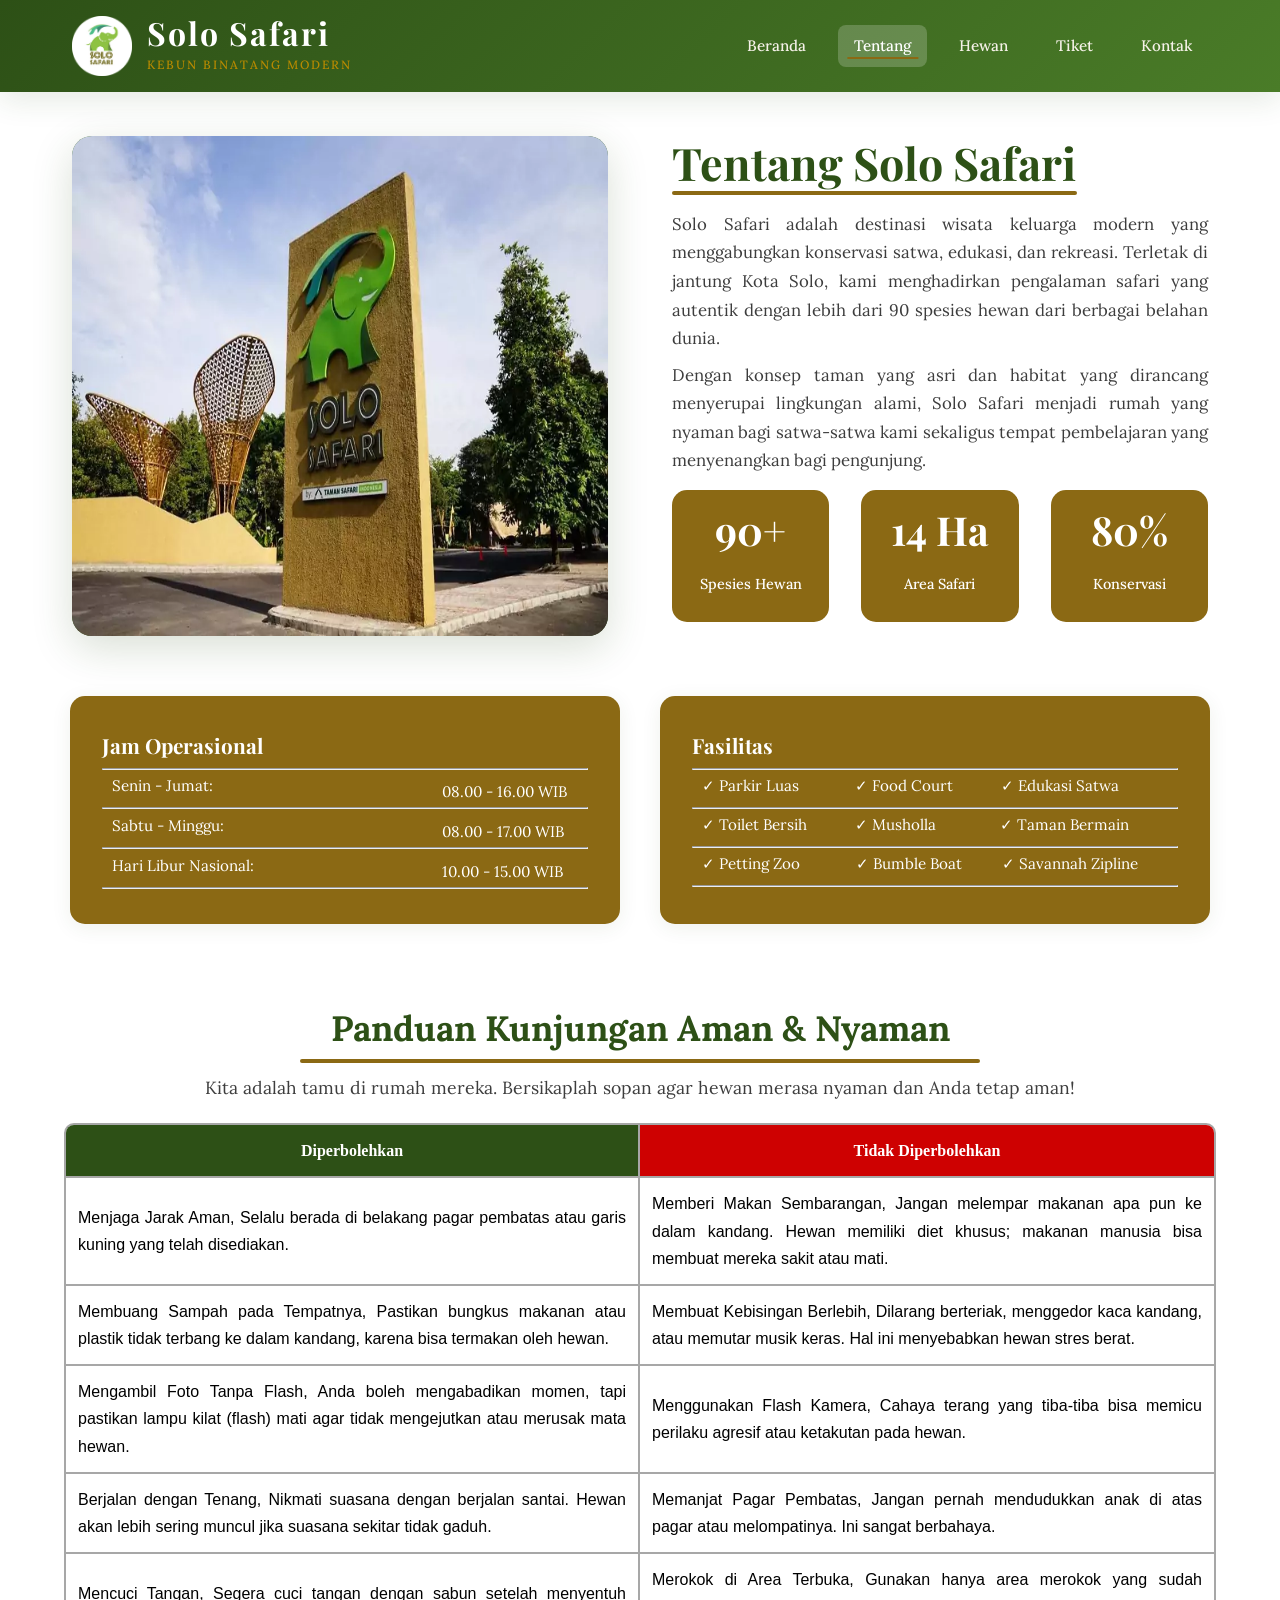
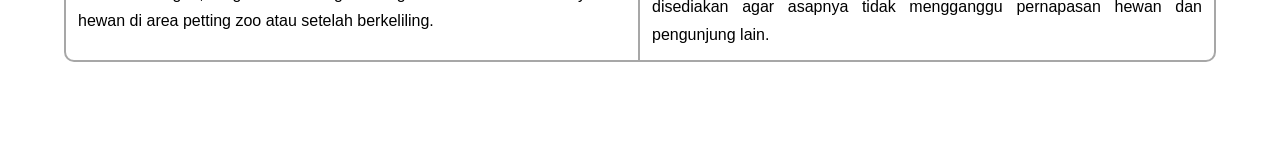
<file: WEB SOLO SAFARI/FRONTEND/tentang.html>
<!DOCTYPE html>
<html lang="id">
<head>
    <meta charset="UTF-8">
    <meta name="viewport" content="width=device-width, initial-scale=1.0">
    <title>Solo Safari - Kebun Binatang Modern di Kota Solo</title>
    <link rel="stylesheet" href="style.css">
    <link rel="preconnect" href="https://fonts.googleapis.com">
    <link rel="preconnect" href="https://fonts.gstatic.com" crossorigin>
    <link href="https://fonts.googleapis.com/css2?family=Playfair+Display:wght@600;700&family=Lora:wght@400;500&display=swap" rel="stylesheet">
    <link rel="icon" type="image/png" href="img/ICON GAJAH.jpeg">
</head>
<body>
     <!-- Header / Navbar -->
     <header class="header">
         <div class="container">
              <div class="nav-wrapper">
                 <div class="logo">
                     <img class="logo-img" src="img/FOTOGAJAH.png" alt="logo">
                        <div class="logo-text-wrapper">
                            <h1>Solo Safari</h1>
                            <span class="logo-subtitle">Kebun Binatang Modern</span>
                        </div>
                  </div>
                    <nav class="nav">   
                        <a href="index.html" class="nav-link">Beranda</a>
                        <a href="tentang.html" class="nav-link active">Tentang</a>
                        <a href="hewan.html" class="nav-link">Hewan</a>
                        <a href="tiket.html" class="nav-link">Tiket</a>
                        <a href="kontak.html" class="nav-link">Kontak</a>
                    </nav>
                </div>
            </div>
     </header>

    <!-- Tentang Section -->
    <section id="tentang" class="about">
        <div class="container">
            <div class="about-grid">
                <div class="about-image">
                    <div class="image-placeholder">
                        <div class="image-overlay">
                            <img class="image-icon" src="img/FOTODEPAN.jpg" alt="logo" ></img>
                        </div>
                    </div>
                </div>
                <div class="about-content">
                    <h2 class="section-title">Tentang Solo Safari</h2>
                    <div class="title-accent"></div>
                    <p class="about-text">Solo Safari adalah destinasi wisata keluarga modern yang menggabungkan konservasi satwa, edukasi, dan rekreasi. Terletak di jantung Kota Solo, kami menghadirkan pengalaman safari yang autentik dengan lebih dari 90 spesies hewan dari berbagai belahan dunia.</p>
                    <p class="about-text">Dengan konsep taman yang asri dan habitat yang dirancang menyerupai lingkungan alami, Solo Safari menjadi rumah yang nyaman bagi satwa-satwa kami sekaligus tempat pembelajaran yang menyenangkan bagi pengunjung.</p>
                    <div class="about-features">
                        <div class="feature-item">
                            <span class="feature-number">90+</span>
                            <span class="feature-label">Spesies Hewan</span>
                        </div>
                        <div class="feature-item">
                            <span class="feature-number">14 Ha</span>
                            <span class="feature-label">Area Safari</span>
                        </div>
                        <div class="feature-item">
                            <span class="feature-number">80%</span>
                            <span class="feature-label">Konservasi</span>
                        </div>
                    </div>
                </div>
            </div>
        </div>

        <div class="tickets-container">
            <div class="tiket-info">
                <div class="informasi-box">
                    <h3>Jam Operasional</h3>
                    <hr>
                     <p>Senin - Jumat:</p><hr><div class="jam-box">08.00 - 16.00 WIB</div>
                    <p>Sabtu - Minggu:</p><hr><div class="jam-box">08.00 - 17.00 WIB</div>
                    <p>Hari Libur Nasional:</p><hr> <div class="jam-box">10.00 - 15.00 WIB</div>
                </div>
                <div class="informasi-box">
                    <h3>Fasilitas</h3>
                    <hr>
                    <p>✓ Parkir Luas&ensp;&ensp;&ensp;&ensp;&ensp;&ensp;&ensp;✓ Food Court&ensp;&ensp;&ensp;&ensp;&ensp;&ensp;✓ Edukasi Satwa</p><hr>
                    <p>✓ Toilet Bersih&ensp;&ensp;&ensp;&ensp;&ensp;&ensp;✓ Musholla&ensp;&ensp;&ensp;&ensp;&ensp;&ensp;&ensp;&ensp;✓ Taman Bermain</p><hr>
                    <p>✓ Petting Zoo&ensp;&ensp;&ensp;&ensp;&ensp;&ensp;&ensp;✓ Bumble Boat&ensp;&ensp;&ensp;&ensp;&ensp;✓ Savannah Zipline</p><hr>
                </div>
            </div>
        </div>

        <div class="tabel-container">
            <h2 class="table-title">Panduan Kunjungan Aman & Nyaman</h2>
            <div class="title-acent centered"></div>
            <p class="section-table">Kita adalah tamu di rumah mereka. Bersikaplah sopan agar hewan merasa nyaman dan Anda tetap aman!</p>

            <table class="my-table">
            <thead>
                <tr>
                <th>Diperbolehkan</th>
                <th>Tidak Diperbolehkan</th>
                </tr>
            </thead>
            <tbody>
                <tr>
                <td>Menjaga Jarak Aman, Selalu berada di belakang pagar pembatas atau garis kuning yang telah disediakan.</td>
                <td>Memberi Makan Sembarangan, Jangan melempar makanan apa pun ke dalam kandang. Hewan memiliki diet khusus; makanan manusia bisa membuat mereka sakit atau mati.</td>
                </tr>
                <tr>
                <td>Membuang Sampah pada Tempatnya, Pastikan bungkus makanan atau plastik tidak terbang ke dalam kandang, karena bisa termakan oleh hewan.</td>
                <td>Membuat Kebisingan Berlebih, Dilarang berteriak, menggedor kaca kandang, atau memutar musik keras. Hal ini menyebabkan hewan stres berat.</td>
                </tr>
                <tr>
                <td>Mengambil Foto Tanpa Flash, Anda boleh mengabadikan momen, tapi pastikan lampu kilat (flash) mati agar tidak mengejutkan atau merusak mata hewan.</td>
                <td>Menggunakan Flash Kamera, Cahaya terang yang tiba-tiba bisa memicu perilaku agresif atau ketakutan pada hewan.</td>
                </tr>
                <tr>
                <td>Berjalan dengan Tenang, Nikmati suasana dengan berjalan santai. Hewan akan lebih sering muncul jika suasana sekitar tidak gaduh.</td>
                <td>Memanjat Pagar Pembatas, Jangan pernah mendudukkan anak di atas pagar atau melompatinya. Ini sangat berbahaya.</td>
                </tr>
                <tr>
                <td>Mencuci Tangan, Segera cuci tangan dengan sabun setelah menyentuh hewan di area petting zoo atau setelah berkeliling.</td>
                <td>Merokok di Area Terbuka, Gunakan hanya area merokok yang sudah disediakan agar asapnya tidak mengganggu pernapasan hewan dan pengunjung lain.</td>
                </tr>
            </tbody>
            </table>
        </div>
    </section>
</body>
</html>
</file>
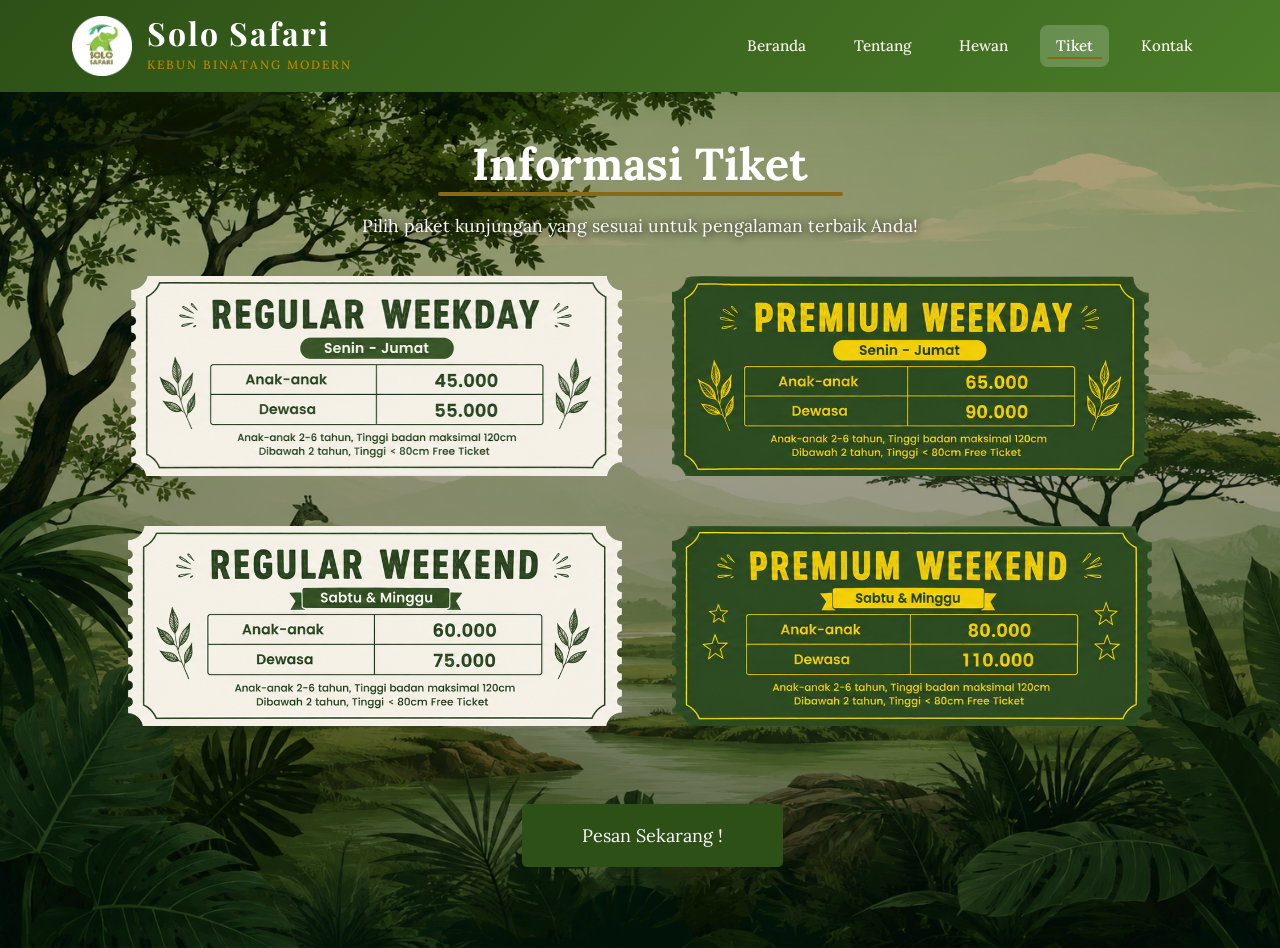
<file: WEB SOLO SAFARI/FRONTEND/tiket.html>
<!DOCTYPE html>
<html lang="id">
<head>
    <meta charset="UTF-8">
    <meta name="viewport" content="width=device-width, initial-scale=1.0">
    <title>Solo Safari - Kebun Binatang Modern di Kota Solo</title>
    <link rel="stylesheet" href="style.css">
    <link rel="preconnect" href="https://fonts.googleapis.com">
    <link rel="preconnect" href="https://fonts.gstatic.com" crossorigin>
    <link href="https://fonts.googleapis.com/css2?family=Playfair+Display:wght@600;700&family=Lora:wght@400;500&display=swap" rel="stylesheet">
    <link rel="icon" type="image/png" href="img/ICON GAJAH.jpeg">
</head>
<body>
    <!-- Header / Navbar -->
    <header class="header">
         <div class="container">
              <div class="nav-wrapper">
                 <div class="logo">
                     <img class="logo-img" src="img/FOTOGAJAH.png" alt="logo">
                        <div class="logo-text-wrapper">
                            <h1>Solo Safari</h1>
                            <span class="logo-subtitle">Kebun Binatang Modern</span>
                        </div>
                  </div>
                    <nav class="nav">   
                        <a href="home.html" class="nav-link">Beranda</a>
                        <a href="tentang.html" class="nav-link">Tentang</a>
                        <a href="hewan.html" class="nav-link">Hewan</a>
                        <a href="tiket.html" class="nav-link active">Tiket</a>
                        <a href="kontak.html" class="nav-link">Kontak</a>
                    </nav>
                </div>
            </div>
    </header>

   <!-- Informasi Tiket -->
    <section id="tiket" class="tickets">
        <div class="container">
            <h2 class="section-titlee centered">Informasi Tiket</h2>
            <div class="title-accent centered"></div>
            <p class="section-tickets">Pilih paket kunjungan yang sesuai untuk pengalaman terbaik Anda!</p>
            
            <div class="tickets-wrapper">
                <img src="img/tiket/REGULAR WEEKDAY.png" class="tickets-foto" alt="REGULAR">
                <img src="img/tiket/PREMIUM WEEKDAY.png" class="tickets-foto" alt="REGULAR">
                <img src="img/tiket/REGULAR WEEKEND.png" class="tickets-foto" alt="PREMIUM">
                <img src="img/tiket/PREMIUM WEEKEND.png" class="tickets-foto" alt="PREMIUM">
            </div>
                 <a href="pemesanantiket.html" class="btn-primary tiket">Pesan Sekarang !</a> 
        </div>
    </section>
</body>
</html>
</file>
<file: WEB SOLO SAFARI/FRONTEND/style.css>
/* ==========================================
   CSS Variables & Reset
   ========================================== */
:root {
    --color-primary: #2d5016;        
    --color-secondary: #4a7c28;      
    --color-accent: #8b6914;         
    --color-cream: #f5f1e8;          
    --color-sand: #e8dcc4;           
    --color-terracotta: #b8724f;     
    --color-dark: #2a2a2a;           
    --color-text: #3d3d3d;           
    --color-light: #ffffff;          
    --color-coklatmuda: #bd8956;
    --color-red: #ce0101;
    --hijau-tua:   #1b3d1b;
    --hijau-mid:   #2a5c25;
    --hijau-muda:  #4a8c3f;
    --emas:        #e8b820;
    --emas-tua:    #b88a00;
    --krem:        #f7f3eb;
    --putih:       #ffffff;
    --teks:        #1a2a18;
    --abu:         #6b7a68;
    --border:      #d4c9b0;
    --merah:       #c0392b;
    
    /* Typography */
    --font-display: 'Playfair Display', serif;
    --font-body: 'Lora', serif;
    
    /* Spacing */
    --spacing-xs: 0.5rem;
    --spacing-sm: 1rem;
    --spacing-md: 2rem;
    --spacing-lg: 4rem;
    --spacing-xl: 6rem;
    
    /* Effects */
    --shadow-soft: 0 4px 20px rgba(45, 80, 22, 0.08);
    --shadow-medium: 0 8px 30px rgba(45, 80, 22, 0.12);
    --shadow-strong: 0 12px 40px rgba(45, 80, 22, 0.18);
    --transition: all 0.4s cubic-bezier(0.4, 0, 0.2, 1);
}

* {
    margin: 0;
    padding: 0;
    box-sizing: border-box;
}

html {
    scroll-behavior: smooth;
}

body {
    font-family: var(--font-body);
    color: var(--color-text);
    background-color: var(--color-cream);
    line-height: 1.7;
    overflow-x: hidden;
}

.container {
    max-width: 1200px;
    margin: 0 auto;
    padding: 0 var(--spacing-md);
}

/* ==========================================
   Header & Navigation
   ========================================== */
.header {
    position: fixed;
    top: 0;
    left: 0;
    right: 0;
    background: linear-gradient(135deg, var(--color-primary), var(--color-secondary));
    padding: var(--spacing-sm) 0;
    z-index: 1000;
    box-shadow: var(--shadow-medium);
}

.nav-wrapper {
    display: flex;
    align-items: center;
    flex-wrap: wrap;
    justify-content: space-between;
}

.logo {
    margin-left: -80px;
    display: flex;
    align-items: center;
    gap: 15px;
}

.logo-img {
    max-width: 60px;
    height: auto;
    display: block;
}


.logo-text-wrapper {
    display: flex;
    flex-direction: column;
    justify-content: center;
}

.logo h1 {
    font-family: var(--font-display);
    font-size: 2rem;
    font-weight: 700;
    color: var(--color-light);
    letter-spacing: 2px;
    margin: 0; 
    line-height: 1;
}

.logo-subtitle {
    font-size: 0.75rem;
    color: var(--emas-tua);
    letter-spacing: 2px;
    text-transform: uppercase;
    font-weight: 500;
    margin-top: 6px; /
}

.nav {
    align-items: center;
    display: flex;
    gap: var(--spacing-sm);
    margin-right: -80px;
    color: #f5f1e8;
    font: bold;
}

.nav-link {
    color: var(--color-forest-green);
    text-decoration: none;
    font-size: 0.95rem;
    font-weight: 500;
    padding: 0.5rem 1rem;
    border-radius: 8px;
    transition: var(--transition);
    position: relative;
}

.nav-link::after {
    content: '';
    position: absolute;
    bottom: 8px;
    left: 50%;
    transform: translateX(-50%) scaleX(0);
    width: 80%;
    height: 2px;
    background-color: var(--color-accent);
    transition: transform 0.1s ease;
}

.nav-link:hover,
.nav-link.active {
    color: var(--color-light);
    background-color: rgba(255, 255, 255, 0.2);
}

.nav-link:hover::after,
.nav-link.active::after {
    transform: translateX(-50%) scaleX(1);
}

/* ==========================================
   Hero Section
   ========================================== */
.hero {
    position: relative;
    height: 100vh;
    display: flex;
    align-items: center;
    justify-content: center;
    text-align: center;
    color: white;
    background-image: url('img/FOTOGAMBAR.png');
    background-size: cover;
    background-position: center;
    overflow: hidden;
}

.hero-overlay {
    position: absolute;
    top: 0;
    left: 0;
    width: 100%;
    height: 100%;
    background-color: rgba(0, 0, 0, 0.5); 
    z-index: 1;
}

.hero-content {
    position: relative;
    z-index: 2;
    flex-direction: column;
}

.hero-title {
    font-family: var(--font-display);
    color: var(--color-light);
    margin-top: 125px;
    font-size: 4rem;
    font-weight: 650;
    line-height: 1.5;
    letter-spacing: -1px;
    text-shadow:
    0 3px 8px rgba(0,0,0,0.7),
    0 0 12px rgba(163, 255, 163, 0.9),
    0 0 24px rgba(122, 214, 122, 0.8),
    0 0 40px rgba(122, 214, 122, 0.7),
    0 0 65px rgba(122, 214, 122, 0.6);
}

.hero-description {
    font-size: 1.25rem;
    line-height: 1;
    color: var(--color-light);
    font-weight: 400;
    text-shadow:
    0 3px 8px rgba(0,0,0,0.7),
    0 0 12px rgba(163, 255, 163, 0.9),
    0 0 24px rgba(122, 214, 122, 0.8),
    0 0 40px rgba(122, 214, 122, 0.7),
    0 0 65px rgba(122, 214, 122, 0.6);
}

.ajakan-ayo {
    display: block;
    margin: auto; 
    height: 450px;
    max-width: 100%;
    object-fit: contain;
    filter:
    drop-shadow(0 2px 5px rgba(0,0,0,0.45))
    drop-shadow(0 0 8px rgba(163, 255, 163, 0.55))
    drop-shadow(0 0 18px rgba(122, 214, 122, 0.45))
    drop-shadow(0 0 30px rgba(122, 214, 122, 0.35));
}

.btn-primary {  
    margin-left: 450px;
    align-items: center;
    justify-content: center;
    padding: 20px 60px;
    background-color: #2d5016;
    color: white;
    text-decoration: none;
    font-size: large;
    border-radius: 5px;
}

.btn-primary:hover {
    background-color: #a47e1a;
    transform: translateY(-3px);
    box-shadow: 0 12px 35px rgba(139, 105, 20, 0.5);
}

.btn-primary.tiket {  
    margin-left: 450px;
    align-items: center;
    justify-content: center;
    padding: 20px 60px;
    background-color: #2d5016;
    color: white;
    text-decoration: none;
    font-size: large;
    border-radius: 5px;
}

/* ==========================================
   About Section
   ========================================== */
.about {
    position: flex;
    margin-top: 45px;
    top: 0;
    left: 0;
    right: 0;
    padding: var(--spacing-xl) 0;
    background-color: var(--color-light);
}

.about-grid {
    display: grid;
    grid-template-columns: 1fr 1fr;
    gap: var(--spacing-lg);
    align-items: center;
}

.about-image {
    position: relative;
}

.image-placeholder {
    width: 100%;
    height: 500px;
    background: linear-gradient(135deg, var(--color-secondary), var(--color-primary));
    border-radius: 20px;
    position: relative;
    margin-top: -5px;
    overflow: hidden;
    box-shadow: var(--shadow-strong);
}

.image-overlay {
    position: absolute;
    top: 0;
    left: 0;
    right: 0;
    bottom: 0;
    background: 
        radial-gradient(circle at 30% 30%, rgba(255,255,255,0.1) 0%, transparent 60%),
        repeating-linear-gradient(45deg, transparent, transparent 20px, rgba(0,0,0,0.05) 20px, rgba(0,0,0,0.05) 40px);
    display: flex;
    align-items: center;
    justify-content: center;
}

.image-icon {
    height: 500px;
    width: 100%;
    font-size: 12rem;
    filter: drop-shadow(0 10px 30px rgba(0,0,0,0.3));
}

.about-content{
    position: flex;
}

.section-title {
    margin-top: -30px;
    font-family: var(--font-display);
    font-size: 2.8rem;
    color: var(--color-primary);
    font-weight: 700;
}

.section-title.centered {
    text-align: center;
}

.title-accent {
    width: 405px;
    height: 4px;
    background: var(--color-accent);
    margin-top: -10px;
    margin-bottom: 15px;
    border-radius: 2px;
}

.title-accent.centered {
    margin-left: auto;
    margin-right: auto;
}

.about-text {
    text-align: justify;
    margin-top: 8px;
    margin-bottom: 0px;
    font-size: 1.05rem;
    color: var(--color-text);
    line-height: 1.7;
}

.about-features {
    display: grid;
    grid-template-columns: repeat(3, 1fr);
    gap: var(--spacing-md);
    margin-top: 15px;
}

.feature-item {
    text-align: center;
    padding: var(--spacing-sm);
    background: var(--color-accent);
    border-radius: 15px;
    transition: var(--transition);
}

.feature-item:hover {
    transform: translateY(-5px);
    box-shadow: var(--shadow-medium);
}

.feature-number {
    margin-top: -10px;
    display: block;
    font-family: var(--font-display);
    font-size: 2.5rem;
    font-weight: 700;
    color: var(--color-light);
    margin-bottom: 0.5rem;
}

.feature-label {
    margin-bottom: 10px;
    display: block;
    font-size: 0.9rem;
    color: var(--color-light);
    font-weight: 500;
}

/* ==========================================
   Animals Section
   ========================================== */
.search-box {
    display: flex;
    justify-content: center;
    align-items: center;
    margin-bottom: 25px;
    /* margin-right: 10px; */
}

.search-box input {
    width: 600px;
    padding: 12px 18px;
    border: 2px solid var(--color-dark);
    border-radius: 50px;
    outline: none;
    font-size: 0.95rem;
    background: var(--color-light);
    box-shadow: 0 4px 15px rgba(0,0,0,0.3);
    transition: 0.2s ease;
}

.search-box input:focus {
    border: 2px solid var(--color-accent);
    box-shadow: 0 4px 15px rgba(0,0,0,0.3);
}

.search-box button {
    display: flex;
    align-items: center;      
    justify-content: center;  
    padding: 0;
    line-height: 1;
    margin-left: -40px;
    width: 32px;
    height: 32px;
    border: none;
    border-radius: 50%;
    background: var(--color-primary);
    color: white;
    cursor: pointer;
    font-size: 1rem;
    transition: 0.3s ease;
    box-shadow: 0 4px 15px rgba(0,0,0,0.3);
}

.search-box button:hover {
    transform: scale(1.08);
    box-shadow: 0 4px 15px rgba(0,0,0,0.3);
}

.animals {
    margin-top: 50px;
    padding: var(--spacing-xl) 0;
    background: linear-gradient(180deg, var(--color-light) 0%, var(--color-cream) 100%);
}

.section-subtitle {
    text-align: center;
    font-size: 1.1rem;
    color: var(--color-text);
    margin-bottom: var(--spacing-lg);
    opacity: 0.8;
}

.animals-grid {
    display: grid;
    grid-template-columns: repeat(auto-fit, minmax(320px, 1fr));
    gap: var(--spacing-md);
    margin-top: var(--spacing-lg);
}

.animal-card {
    background-color: var(--color-light);
    border-radius: 20px;
    overflow: hidden;
    box-shadow: var(--shadow-soft);
    transition: var(--transition);
}

.animal-card:hover {
    transform: translateY(-10px);
    box-shadow: var(--shadow-strong);
}

.animal-image {
    position: relative;
    height: 280px;
    overflow: hidden;
    display: flex;
    justify-content: center;
    align-items: center;
}

.animal-placeholder {
    width: 100%;
    height: 100%;
    display: block;
    align-items: center;
    justify-content: center;
    background: linear-gradient(135deg, var(--color-secondary), var(--color-primary));
    position: relative;
}

.animal-placeholder.gajah {
    background: linear-gradient(135deg, #6b8e5f, #4a7c28);
}

.animal-placeholder.harimau {
    background: linear-gradient(135deg, #c87137, #8b6914);
}

.animal-placeholder.jerapah {
    background: linear-gradient(135deg, #d4a76a, #b8724f);
}

.animal-placeholder.zebra {
    background: linear-gradient(135deg, #8a8a8a, #4a4a4a);
}

.animal-placeholder.Kura-kura {
    background: linear-gradient(135deg, #8a8a8a, #4a4a4a);
}

.animal-placeholder.orangutan {
    background: linear-gradient(135deg, #a66e47, #7d4f2a);
}

.animal-placeholder.komodo {
    background: linear-gradient(135deg, #5a6b3f, #3d4a2a);
}

.animal-placeholder.berang {
    background: linear-gradient(135deg, #5a6b3f, #3d4a2a);
}

.animal-fotohewan {
    height: 280px;
    font-size: 8rem;
    opacity: 0.9;
    filter: drop-shadow(0 8px 20px rgba(0,0,0,0.2));
}

.animal-fotopenyu {
    height: 330px;
    font-size: 8rem;
    opacity: 0.9;
    filter: drop-shadow(0 8px 20px rgba(0,0,0,0.2));
}

.animal-fotokomodo {
    height: 300px;
    font-size: 8rem;
    opacity: 0.9;
    filter: drop-shadow(0 8px 20px rgba(0,0,0,0.2));
}

.animal-fotoberang {
    height: 280px;
    font-size: 8rem;
    opacity: 0.9;
    filter: drop-shadow(0 8px 20px rgba(0,0,0,0.2));
}

.animal-fotounta {
    height: 330px;
    font-size: 8rem;
    opacity: 0.9;
    filter: drop-shadow(0 8px 20px rgba(0,0,0,0.2));
}

.animal-overlay {
    position: absolute;
    top: var(--spacing-sm);
    right: var(--spacing-sm);
}

.animal-region {
    background-color: rgba(255, 255, 255, 0.9);
    color: var(--color-primary);
    padding: 0.4rem 1rem;
    border-radius: 20px;
    font-size: 0.8rem;
    font-weight: 600;
    letter-spacing: 0.5px;
}

.animal-info {
    padding: var(--spacing-md);
}

.animal-name {
    font-family: var(--font-display);
    font-size: 1.5rem;
    color: var(--color-primary);
    margin-bottom: 0.3rem;
    font-weight: 600;
}

.animal-latin {
    font-size: 0.85rem;
    color: var(--color-accent);
    font-style: italic;
    margin-bottom: var(--spacing-sm);
}

.animal-description {
    font-size: 0.95rem;
    color: var(--color-text);
    line-height: 1.6;
}

/* ==========================================
   Tickets Section
   ========================================== */
.tickets {
    padding: var(--spacing-xl) 0;
    background-image: linear-gradient(rgba(0, 0, 0, 0.3), rgba(0, 0, 0, 0.5)), 
                      url(img/tiket/BGGAMBAR.png);
    background-size: cover;
    background-position: center;
    margin-top: 80px;
}

.section-titlee {
    margin-top: -50px;
    font-family: var(--color-forest-green);
    font-size: 2.8rem;
    color: var(--color-light);
    font-weight: 700;
    text-align: center;
}

.section-tickets {
    text-align: center;
    font-size: 1.1rem;
    color: var(--color-light);
    margin-bottom: 20px;
    text-shadow: 1px 1px 8px rgba(0,0,0,2);
}

.tickets-wrapper {
    display: flex;
    align-items: center;
    flex-wrap: wrap;
    gap: 50px;
    padding: 15px;
    justify-content: center;
    margin-bottom: 80px;
}

.tickets-foto {
    height: 200px; 
    justify-content: center; 
}

.tickets-foto:hover {
    transition: var(--transition);
    transform: translateY(-10px);
    box-shadow: var(--shadow-strong);
}

.tiket-info {
    margin-top: 60px;
    margin-inline: auto;
    display: flex;
    flex-direction: row;
    width: 100%;        
    max-width: 1200px;
    gap: 100px;
    justify-content: center;
}

.informasi-box {
    width: 800px;
    justify-content: center;
    align-items: center;
    background: var(--color-accent);
    padding: var(--spacing-md);
    border-radius: 15px;
    box-shadow: var(--shadow-soft);
}


.informasi-box h3 {
    font-family: var(--font-display);
    font-size: 1.3rem;
    color: var(--color-light);
    margin-bottom: 5px;
}

.informasi-box p {
    margin-top: 3px;
    text-indent: 10px;
    margin-bottom: 0.5rem;
    color: var(--color-light);
    font-size: 0.95rem;
}

.jam-box {
    
    margin-left: 330px;
    margin-top: -30px;
    text-indent: 10px;
    margin-bottom: 0.5rem;
    color: var(--color-light);
    font-size: 0.95rem;
}

.table-title {
    margin-top: 75px;
    font-family: var(--color-forest-green);
    font-size: 2.2rem;
    color: var(--color-primary);
    font-weight: 700;
    text-align: center;
}

.title-acent {
    width: 680px;
    height: 4px;
    background: var(--color-accent);
    margin-bottom: 10px;
    border-radius: 2px;
}

.title-acent.centered {
    margin-left: auto;
    margin-right: auto;
}

.section-table {
    text-align: center;
    font-size: 1.1rem;
    color: var(--color-text);
    margin-bottom: 20px;
}

.my-table {
    margin-inline: auto;
    width: 90%;
    font-family: 'Times New Roman', Times, serif;
    table-layout: fixed;
    border-collapse: separate; 
    border-spacing: 0;         
    border-radius: 10px;
    overflow: hidden;           
    border: 2px solid #a7a7a7;
}

.my-table td {
    font-family: Arial, Helvetica, sans-serif;
    font-size: medium;
    text-align: justify;
    color: #000;
}

.my-table th, .my-table td {
    border-bottom: 2px solid #a7a7a7;
    border-right: 2px solid #a7a7a7;
    padding: 12px;
}

.my-table th:last-child, .my-table td:last-child {
    border-right: none;
}

.my-table tr:last-child td {
    border-bottom: none;
}

.my-table th:nth-child(1) {
  background-color: var(--color-primary);
  color: white;
  text-align: center;
}

.my-table th:nth-child(2) {
  background-color: var(--color-red); 
  color: white;
  text-align: center;
}

.my-table tr:hover {
  background-color: #ddd;
}

/* ==========================================
   Contact Section
   ========================================== */
.contact-section {
    padding: var(--spacing-xl) 0;
    background-image: linear-gradient(rgba(0, 0, 0, 0.1), rgba(0, 0, 0, 0.5)), 
                      url(img/BGKONTAK.png);
    background-size: cover;
    background-position: center;
    margin-top: 70px;
}
 
.contact-section .section-title {
    text-align: center;
    font-family: var(--font-display);
    font-size: 2.5rem;
    color: var(--color-primary);
    font-weight: 700;
    margin-bottom: -5px;
}
 
.contact-section .title-accent {
    width: 400px;
    height: 4px;
    background: var(--color-accent);
    margin: 0 auto var(--spacing-sm);
    border-radius: 2px;
}
 
.contact-section .section-subtitle {
    text-align: center;
    font-size: 1rem;
    color: var(--color-dark);
    margin-bottom: var(--spacing-md);
    max-width: 600px;
    margin-left: auto;
    margin-right: auto;
    text-shadow: 1px 1px 8px rgba(0, 0, 0, 0.8);
}
 
/* Contact Grid */
.contact-grid {
    display: grid;
    grid-template-columns: repeat(2, 1fr);
    gap: var(--spacing-md);
    margin-bottom: var(--spacing-lg);
}
 
.contact-card {
    background: var(--color-light);
    padding: var(--spacing-md);
    border-radius: 12px;
    box-shadow: var(--shadow-soft);
    display: flex;
    gap: var(--spacing-sm);
    transition: var(--transition);
    border: 1px solid #e8e8e8;
}
 
.contact-card:hover {
    transform: translateY(-5px);
    box-shadow: var(--shadow-medium);
}
 
.contact-icon {
    width: 50px;
    height: 50px;
    border-radius: 50%;
    display: flex;
    align-items: center;
    justify-content: center;
    flex-shrink: 0;
}
 
.address-icon {
    background-color: #ffe5e5;
    color: #d63031;
}
 
.phone-icon {
    background-color: #ffe5f5;
    color: #e84393;
}
 
.email-icon {
    background-color: #e5f0ff;
    color: #0984e3;
}
 
.partnership-icon {
    background-color: #fff5e5;
    color: #fdcb6e;
}
 
.contact-content {
    flex: 1;
}
 
.contact-content h3 {
    font-family: var(--font-display);
    font-size: 1.2rem;
    color: var(--color-dark);
    margin-bottom: 0.5rem;
    font-weight: 600;
}
 
.contact-content p {
    font-size: 0.95rem;
    color: var(--color-text);
    line-height: 1.6;
    margin: 0;
}
 
.contact-content a {
    color: var(--color-secondary);
    text-decoration: none;
    transition: var(--transition);
}
 
.contact-content a:hover {
    color: var(--color-primary);
    text-decoration: underline;
}
 
.social-media {
    display: flex;
    gap: var(--spacing-sm);
    justify-content: center;
    flex-wrap: wrap;
}
 
.social-btn {
    display: inline-flex;
    align-items: center;
    gap: 0.5rem;
    padding: 0.75rem 1.5rem;
    border-radius: 8px;
    text-decoration: none;
    font-weight: 500;
    font-size: 0.95rem;
    transition: var(--transition);
    border: 2px solid transparent;
}
 
.instagram-btn {
    background: linear-gradient(135deg, #f09433 0%, #e6683c 25%, #dc2743 50%, #cc2366 75%, #bc1888 100%);
    color: var(--color-light);
}
 
.instagram-btn:hover {
    transform: translateY(-3px);
    box-shadow: 0 8px 20px rgba(188, 24, 136, 0.4);
}
 
.facebook-btn {
    background-color: #1877f2;
    color: var(--color-light);
}
 
.facebook-btn:hover {
    background-color: #155db2;
    transform: translateY(-3px);
    box-shadow: 0 8px 20px rgba(24, 119, 242, 0.4);
}
 
.youtube-btn {
    background-color: #ff0000;
    color: var(--color-light);
}
 
.youtube-btn:hover {
    background-color: #cc0000;
    transform: translateY(-3px);
    box-shadow: 0 8px 20px rgba(255, 0, 0, 0.4);
}
 
.whatsapp-btn {
    background-color: #25d366;
    color: var(--color-light);
}
 
.whatsapp-btn:hover {
    background-color: #1da851;
    transform: translateY(-3px);
    box-shadow: 0 8px 20px rgba(37, 211, 102, 0.4);
}

/* ================================================
   reservasi.css — Halaman Reservasi Tiket
   Solo Safari · Kebun Binatang Modern
   ================================================ */
.containerutama {
  background: var(--hijau-tua);
  display: flex;
  flex-direction: column;
  align-items: center;
}

.heri {
  width: 100%;
  max-width: 800px;
  padding: 40px 20px 20px;
  margin-top: 90px;
  text-align: center;
  display: flex;
  flex-direction: column;
}

.heri .kecil {
  font-size: 20px;
  letter-spacing: 4px;
  text-transform: uppercase;
  color: var(--emas);
  font-weight: 800;
  margin-bottom: 5x;
}

.heri h2 {  
  font-family: 'Playfair Display', serif;
  font-size: 36px;
  font-weight: 900;
  color: var(--putih);
  line-height: 1.2;
  margin-top: -60px;
}

.konten {
  width: 100%;
  max-width: 800px;
  padding: 20px 20px 60px;
  display: flex;
  flex-direction: column;
  align-items: center;
  gap: 25px;
}

.kartu {
  background: var(--krem);
  border-radius: 18px;
  overflow: hidden;
  box-shadow: 0 12px 40px rgba(0,0,0,0.25);
  margin-bottom: 22px;
}

.kartu-1 {
  margin-top: -30px;
}

.kartu-header {
  display: flex;
  align-items: center;
  gap: 12px;
  padding: 18px 24px;
  border-bottom: 1px solid var(--border);
  background: var(--putih);
}

.ikon-section {
  width: 36px;
  height: 36px;
  background: var(--hijau-mid);
  border-radius: 10px;
  display: flex;
  align-items: center;
  justify-content: center;
  font-size: 17px;
  flex-shrink: 0;
}

.kartu-header h3 {
  font-size: 15px;
  font-weight: 800;
  color: var(--teks);
}

.kartu-header p {
  font-size: 11px;
  color: var(--abu);
  margin-top: 1px;
}

.nomor-urut {
  margin-left: auto;
  width: 28px;
  height: 28px;
  background: var(--hijau-tua);
  border-radius: 50%;
  color: var(--emas);
  font-size: 13px;
  font-weight: 800;
  display: flex;
  align-items: center;
  justify-content: center;
  flex-shrink: 0;
}

.kartu-isi {
  padding: 22px 24px;
}

.grid-tiket {
  display: grid;
  grid-template-columns: 1fr 1fr;
  gap: 12px;
}

.opsi-tiket {
  position: relative;
}

.opsi-tiket input[type="radio"] {
  position: absolute;
  opacity: 0;
  width: 100%;
  height: 100%;
  cursor: pointer;
  z-index: 2;
  margin: 0;
}

.label-tiket {
  display: block;
  border: 2.5px solid var(--border);
  border-radius: 14px;
  padding: 16px 14px 14px;
  background: var(--putih);
  cursor: pointer;
  transition: all 0.2s;
  position: relative;
  overflow: hidden;
}

.label-tiket::after {
  content: '';
  position: absolute;
  top: 0; left: 0; right: 0;
  height: 4px;
  background: transparent;
  transition: background 0.2s;
}

.opsi-tiket input:checked + .label-tiket {
  border-color: var(--hijau-mid);
  background: #eef6ec;
}

.opsi-tiket.premium input:checked + .label-tiket {
  border-color: var(--emas-tua);
  background: #fdf8e5;
}

.opsi-tiket input:checked + .label-tiket::after {
  background: var(--hijau-mid);
}

.opsi-tiket.premium input:checked + .label-tiket::after {
  background: var(--emas);
}

.label-tiket:hover {
  border-color: var(--hijau-muda);
  transform: translateY(-2px);
  box-shadow: 0 6px 18px rgba(27,61,27,0.15);
}

.badge {
  display: inline-block;
  font-size: 9px;
  font-weight: 800;
  letter-spacing: 1.5px;
  text-transform: uppercase;
  padding: 3px 9px;
  border-radius: 20px;
  margin-bottom: 8px;
}

.regular .badge { background: #d8eed4; color: var(--hijau-mid); }
.premium  .badge { background: #f5e8a0; color: #8a6800; }

.nama-tiket {
  font-size: 14px;
  font-weight: 800;
  color: var(--teks);
}

.hari-tiket {
  font-size: 11px;
  color: var(--abu);
  margin-top: 2px;
}

.harga-list {
  margin-top: 10px;
  display: flex;
  flex-direction: column;
  gap: 4px;
}

.baris-harga {
  display: flex;
  justify-content: space-between;
  align-items: center;
  font-size: 11px;
  color: var(--abu);
  font-weight: 600;
}

.baris-harga strong {
  font-size: 12px;
  font-weight: 800;
}

.regular .baris-harga strong { color: var(--hijau-mid); }
.premium  .baris-harga strong { color: var(--emas-tua); }

.ceklis {
  position: absolute;
  top: 10px;
  right: 10px;
  width: 22px;
  height: 22px;
  background: var(--hijau-mid);
  border-radius: 50%;
  color: var(--putih);
  font-size: 12px;
  font-weight: 800;
  display: none;
  align-items: center;
  justify-content: center;
  z-index: 1;
}

.premium .ceklis { background: var(--emas-tua); }

.opsi-tiket input:checked ~ .ceklis { display: flex; }

.baris-field {
  display: flex;
  gap: 14px;
}

.baris-field .grup-field { flex: 1; }

.grup-field {
  margin-bottom: 16px;
}

.grup-field:last-child { margin-bottom: 0; }

.grup-field label {
  display: block;
  font-size: 11px;
  font-weight: 800;
  letter-spacing: 1.5px;
  text-transform: uppercase;
  color: var(--hijau-mid);
  margin-bottom: 7px;
}

.wajib { color: var(--merah); }

.grup-field input,
.grup-field select,
.grup-field textarea {
  width: 100%;
  padding: 12px 14px;
  border: 2px solid var(--border);
  border-radius: 10px;
  font-family: 'Nunito', sans-serif;
  font-size: 14px;
  font-weight: 600;
  background: var(--putih);
  color: var(--teks);
  outline: none;
  transition: border 0.2s, box-shadow 0.2s;
}

.grup-field textarea {
  resize: vertical;
  min-height: 80px;
}

.grup-field input:focus,
.grup-field select:focus,
.grup-field textarea:focus {
  border-color: var(--hijau-mid);
  box-shadow: 0 0 0 3px rgba(42,92,37,0.12);
}

.hint {
  font-size: 11px;
  color: var(--abu);
  margin-top: 5px;
}

.tabel-qty {
  display: flex;
  flex-direction: column;
  gap: 10px;
}

.baris-qty {
  display: flex;
  align-items: center;
  justify-content: space-between;
  background: var(--putih);
  border: 2px solid var(--border);
  border-radius: 12px;
  padding: 14px 16px;
}

.info-qty .label-qty {
  font-size: 14px;
  font-weight: 800;
  color: var(--teks);
}

.info-qty .ket-qty {
  font-size: 11px;
  color: var(--abu);
  margin-top: 2px;
  font-weight: 600;
}

.input-qty {
  display: flex;
  align-items: center;
  gap: 0;
  border: 2px solid var(--border);
  border-radius: 10px;
  overflow: hidden;
}

.input-qty input[type="number"] {
  width: 60px;
  text-align: center;
  border: none;
  border-left: 2px solid var(--border);
  border-right: 2px solid var(--border);
  border-radius: 0;
  font-family: 'Nunito', sans-serif;
  font-size: 16px;
  font-weight: 800;
  color: var(--teks);
  padding: 8px 4px;
  outline: none;
  background: var(--putih);
}

.input-qty input[type="number"]::-webkit-outer-spin-button,
.input-qty input[type="number"]::-webkit-inner-spin-button {
  -webkit-appearance: none;
}

.input-qty label {
  width: 38px;
  height: 40px;
  display: flex;
  align-items: center;
  justify-content: center;
  font-size: 22px;
  font-weight: 700;
  color: var(--hijau-mid);
  cursor: pointer;
  background: var(--putih);
  user-select: none;
  transition: background 0.15s;
}

.input-qty label:hover { background: #eef6ec; }

.info-box {
  display: flex;
  align-items: flex-start;
  gap: 10px;
  background: #eef6ec;
  border: 1px solid #c8e6c4;
  border-radius: 10px;
  padding: 12px 14px;
  margin-top: 12px;
}

.info-box .ikon-info { font-size: 16px; flex-shrink: 0; }

.info-box p {
  font-size: 12px;
  color: var(--hijau-mid);
  font-weight: 700;
  line-height: 1.6;
}

.pilihan-bayar {
  display: flex;
  flex-direction: column;
  gap: 10px;
}

.opsi-bayar {
  position: relative;
}

.opsi-bayar input[type="radio"] {
  position: absolute;
  opacity: 0;
  width: 100%;
  height: 100%;
  cursor: pointer;
  z-index: 2;
  margin: 0;
}

.label-bayar {
  display: flex;
  align-items: center;
  gap: 14px;
  padding: 14px 16px;
  background: var(--putih);
  border: 2px solid var(--border);
  border-radius: 12px;
  cursor: pointer;
  transition: all 0.2s;
}

.label-bayar:hover {
  border-color: var(--hijau-muda);
  background: #f8fdf7;
}

.opsi-bayar input:checked + .label-bayar {
  border-color: var(--hijau-mid);
  background: #eef6ec;
}

.ikon-bayar {
  width: 38px;
  height: 38px;
  border-radius: 10px;
  display: flex;
  align-items: center;
  justify-content: center;
  font-size: 19px;
  flex-shrink: 0;
  background: var(--krem);
}

.teks-bayar .judul-bayar {
  font-size: 14px;
  font-weight: 800;
  color: var(--teks);
}

.teks-bayar .ket-bayar {
  font-size: 11px;
  color: var(--abu);
  margin-top: 2px;
}

.tandabayar {
  margin-left: auto;
  width: 22px;
  height: 22px;
  border-radius: 50%;
  border: 2px solid var(--border);
  flex-shrink: 0;
  transition: all 0.2s;
}

.opsi-bayar input:checked ~ .label-bayar .tandabayar {
  background: var(--hijau-mid);
  border-color: var(--hijau-mid);
}

/* ===== SYARAT & KETENTUAN ===== */
.syarat-wrap {
  display: flex;
  align-items: flex-start;
  gap: 10px;
  padding: 14px 16px;
  background: var(--putih);
  border: 2px solid var(--border);
  border-radius: 12px;
}

.syarat-wrap input[type="checkbox"] {
  width: 18px;
  height: 18px;
  margin-top: 2px;
  accent-color: var(--hijau-mid);
  flex-shrink: 0;
  cursor: pointer;
}

.syarat-wrap label {
  font-size: 13px;
  font-weight: 600;
  color: var(--abu);
  line-height: 1.6;
  cursor: pointer;
}

.syarat-wrap label a {
  color: var(--hijau-mid);
  font-weight: 800;
  text-decoration: underline;
}

/* ===== TOMBOL SUBMIT ===== */
.tombol-wa {
  display: flex;
  align-items: center;
  justify-content: center;
  gap: 12px;
  width: 100%;
  padding: 18px;
  background: linear-gradient(135deg, var(--emas) 0%, var(--emas-tua) 100%);
  color: var(--hijau-tua);
  border: none;
  border-radius: 14px;
  font-family: 'Nunito', sans-serif;
  font-size: 16px;
  font-weight: 900;
  letter-spacing: 0.5px;
  cursor: pointer;
  text-decoration: none;
  box-shadow: 0 6px 20px rgba(184,138,0,0.40);
  transition: all 0.22s;
}

.tombol-wa:hover {
  transform: translateY(-3px);
  box-shadow: 0 10px 30px rgba(184,138,0,0.50);
}

.tombol-wa:active {
  transform: translateY(0);
}

.ikon-wa {
  width: 24px;
  height: 24px;
  fill: var(--hijau-tua);
}

.catatan-aman {
  text-align: center;
  font-size: 12px;
  color: rgba(255,255,255,0.45);
  margin-top: 10px;
  font-weight: 600;
}

/* ===== RINGKASAN TIKET ===== */
.kartu-ringkasan {
  background: var(--hijau-tua);
  border-radius: 18px;
  overflow: hidden;
  box-shadow: 0 12px 40px rgba(0,0,0,0.35);
  border: 1px solid rgba(232,184,32,0.3);
}

.ringkasan-header {
  background: linear-gradient(135deg, rgba(10,25,10,0.9) 0%, rgba(42,92,37,0.9) 100%);
  padding: 18px 22px;
  border-bottom: 2px solid var(--emas);
}

.ringkasan-header h3 {
  font-family: 'Playfair Display', serif;
  font-size: 18px;
  font-weight: 700;
  color: var(--putih);
}

.ringkasan-header p {
  font-size: 12px;
  color: rgba(255,255,255,0.55);
  margin-top: 3px;
}

.ringkasan-isi {
  padding: 18px 22px;
}

.total-box {
  background: rgba(0,0,0,0.3);
  border-radius: 12px;
  padding: 16px;
  display: flex;
  justify-content: space-between;
  align-items: center;
  border: 1px solid rgba(232,184,32,0.2);
}

.total-box .label-total {
  font-size: 13px;
  font-weight: 700;
  color: rgba(255,255,255,0.6);
}

.total-box .angka-total {
  font-family: 'Playfair Display', serif;
  font-size: 13px;
  font-weight: 700;
  color: rgba(255,255,255,0.5);
  font-style: italic;
}

/* ===== PANDUAN ===== */
.panduan-list {
  display: flex;
  flex-direction: column;
  gap: 10px;
  margin-bottom: 10px
}

.panduan-item {
  display: flex;
  align-items: flex-start;
  gap: 10px;
  font-size: 13px;
  color: rgba(255,255,255,0.7);
  font-weight: 600;
  line-height: 1.5;
}

.panduan-ikon {
  font-size: 16px;
  flex-shrink: 0;
  margin-top: 1px;
}

/* ==========================================
   Responsive Design
   ========================================== */

/* Tablet */
@media (max-width: 968px) {
    .nav {
        gap: var(--spacing-sm);
    }
    
    .nav-link {
        padding: 0.4rem 0.8rem;
        font-size: 0.9rem;
    }
    
    .hero-title {
        font-size: 3rem;
    }
    
    .hero-description {
        font-size: 1.1rem;
    }
    
    .about-grid {
        grid-template-columns: 1fr;
        gap: var(--spacing-md);
    }
    
    .image-placeholder {
        height: 400px;
    }
    
    .about-features {
        grid-template-columns: repeat(3, 1fr);
    }
    
    .tickets-wrapper {
        grid-template-columns: 1fr;
    }
    
    .footer-grid {
        grid-template-columns: 1fr;
        gap: var(--spacing-md);
    }
}

/* Mobile */
@media (max-width: 640px) {
    :root {
        --spacing-lg: 3rem;
        --spacing-xl: 4rem;
    }
    
    .nav-wrapper {
        flex-direction: column;
        text-align: center;
    }
    
    .logo h1 {
        font-size: 1.6rem;
    }
    
    .nav {
        flex-wrap: wrap;
        justify-content: center;
        gap: 0.5rem;
    }
    
    .nav-link {
        padding: 0.4rem 0.7rem;
        font-size: 0.85rem;
    }
    
    .hero {
        margin-top: 140px;
        height: 70vh;
        min-height: 500px;
    }
    
    .hero-title {
        font-size: 2rem;
    }
    
    .hero-description {
        font-size: 1rem;
    }
    
    .btn-primary {
        padding: 0.9rem 2rem;
        font-size: 1rem;
    }
    
    .section-title {
        font-size: 2rem;
    }
    
    .image-placeholder {
        height: 300px;
    }
    
    .image-icon {
        font-size: 8rem;
    }
    
    .about-features {
        grid-template-columns: 1fr;
    }
    
    .feature-number {
        font-size: 2rem;
    }
    
    .animals-grid {
        grid-template-columns: 1fr;
    }
    
    .tickets-table {
        font-size: 0.85rem;
    }
    
    .tickets-table th,
    .tickets-table td {
        padding: var(--spacing-sm);
    }
    
    .tickets-table th {
        font-size: 0.95rem;
    }
    
    .tickets-table .category {
        font-size: 0.95rem;
    }
    
    .tickets-table .price {
        font-size: 1rem;
    }
    
    .tickets-table .description {
        font-size: 0.85rem;
    }
}

@media (max-width: 480px) {
    .container {
        padding: 0 var(--spacing-sm);
    }
    
    .logo h1 {
        font-size: 1.4rem;
    }
    
    .hero-title {
        font-size: 1.7rem;
    }
    
    .section-title {
        font-size: 1.7rem;
    }
    
    .animal-emoji {
        font-size: 6rem;
    }
}


/* =====================================================
   RESPONSIVE & CROSS-BROWSER FIX
===================================================== */

html {
    -webkit-text-size-adjust: 100%;
}

body {
    overflow-x: hidden;
}

img {
    max-width: 100%;
    height: auto;
    display: block;
}

/* =========================
   DESKTOP
========================= */

@media screen and (max-width: 1400px) {

    .logo {
        margin-left: 0;
    }

    .nav {
        margin-right: 0;
    }

    .btn-primary {
        margin-left: 0;
    }

    .tiket-info {
        gap: 40px;
        padding: 0 20px;
    }

    .informasi-box {
        width: 100%;
        max-width: 550px;
    }
}

/* =========================
   TABLET
========================= */

@media screen and (max-width: 992px) {

    .container {
        padding: 0 20px;
    }

    .nav-wrapper {
        flex-direction: column;
        gap: 15px;
    }

    .logo {
        margin-left: 0;
        justify-content: center;
        text-align: center;
    }

    .nav {
        margin-right: 0;
        justify-content: center;
        flex-wrap: wrap;
        gap: 10px;
    }

    .hero {
        padding: 140px 20px 60px;
        height: auto;
        min-height: 100vh;
    }

    .hero-title {
        font-size: 3rem;
        margin-top: 0;
        line-height: 1.3;
    }

    .hero-description {
        font-size: 1rem;
        line-height: 1.6;
        padding: 0 20px;
    }

    .ajakan-ayo {
        height: auto;
        max-height: 320px;
    }

    .btn-primary {
        margin: 20px auto 0;
        display: flex;
        justify-content: center;
        align-items: center;
        width: fit-content;
    }

    .about-grid {
        grid-template-columns: 1fr;
        gap: 40px;
    }

    .about-features {
        grid-template-columns: repeat(2, 1fr);
    }

    .tickets-wrapper {
        gap: 20px;
    }

    .tiket-info {
        flex-direction: column;
        align-items: center;
        gap: 20px;
    }

    .informasi-box {
        width: 100%;
        max-width: 100%;
    }

    .jam-box {
        margin-left: 0;
        margin-top: 10px;
    }

    .contact-grid {
        grid-template-columns: 1fr;
    }

    .footer-grid {
        grid-template-columns: 1fr;
        text-align: center;
    }

    .grid-tiket {
        grid-template-columns: 1fr;
    }
}

/* =========================
   MOBILE
========================= */

@media screen and (max-width: 768px) {

    .container {
        padding: 0 15px;
    }

    .header {
        padding: 12px 0;
    }

    .nav-wrapper {
        flex-direction: column;
        gap: 12px;
    }

    .logo {
        margin-left: 0;
        justify-content: center;
        text-align: center;
    }

    .logo-img {
        max-width: 45px;
    }

    .logo h1 {
        font-size: 1.5rem;
    }

    .nav {
        margin-right: 0;
        justify-content: center;
        flex-wrap: wrap;
    }

    .hero {
        min-height: 100vh;
        height: auto;
        padding: 120px 15px 60px;
    }

    .hero-title {
        font-size: 2.2rem;
    }

    .hero-description {
        font-size: 0.95rem;
        line-height: 1.6;
    }

    .btn-primary {
        width: 100%;
        max-width: 280px;
        margin: 20px auto 0;
        padding: 16px 20px;
        text-align: center;
    }

    .section-title,
    .section-titlee,
    .table-title {
        font-size: 2rem;
        text-align: center;
    }

    .title-accent,
    .title-acent {
        width: 80%;
        margin-left: auto;
        margin-right: auto;
    }

    .about-features {
        grid-template-columns: 1fr;
    }

    .animals-grid {
        grid-template-columns: 1fr;
    }

    .tickets-wrapper {
        flex-direction: column;
    }

    .my-table {
        width: 100%;
        display: block;
        overflow-x: auto;
        white-space: nowrap;
    }

    .social-media {
        flex-direction: column;
    }

    .social-btn {
        width: 100%;
        justify-content: center;
    }

    .baris-field {
        flex-direction: column;
    }

    .grid-tiket {
        grid-template-columns: 1fr;
    }
}

/* =========================
   SMALL MOBILE
========================= */

@media screen and (max-width: 480px) {

    .hero-title {
        font-size: 1.7rem;
    }

    .section-title,
    .section-titlee,
    .table-title {
        font-size: 1.6rem;
    }

    .btn-primary {
        max-width: 100%;
    }

    .contact-card {
        flex-direction: column;
        align-items: flex-start;
    }
}
</file>
